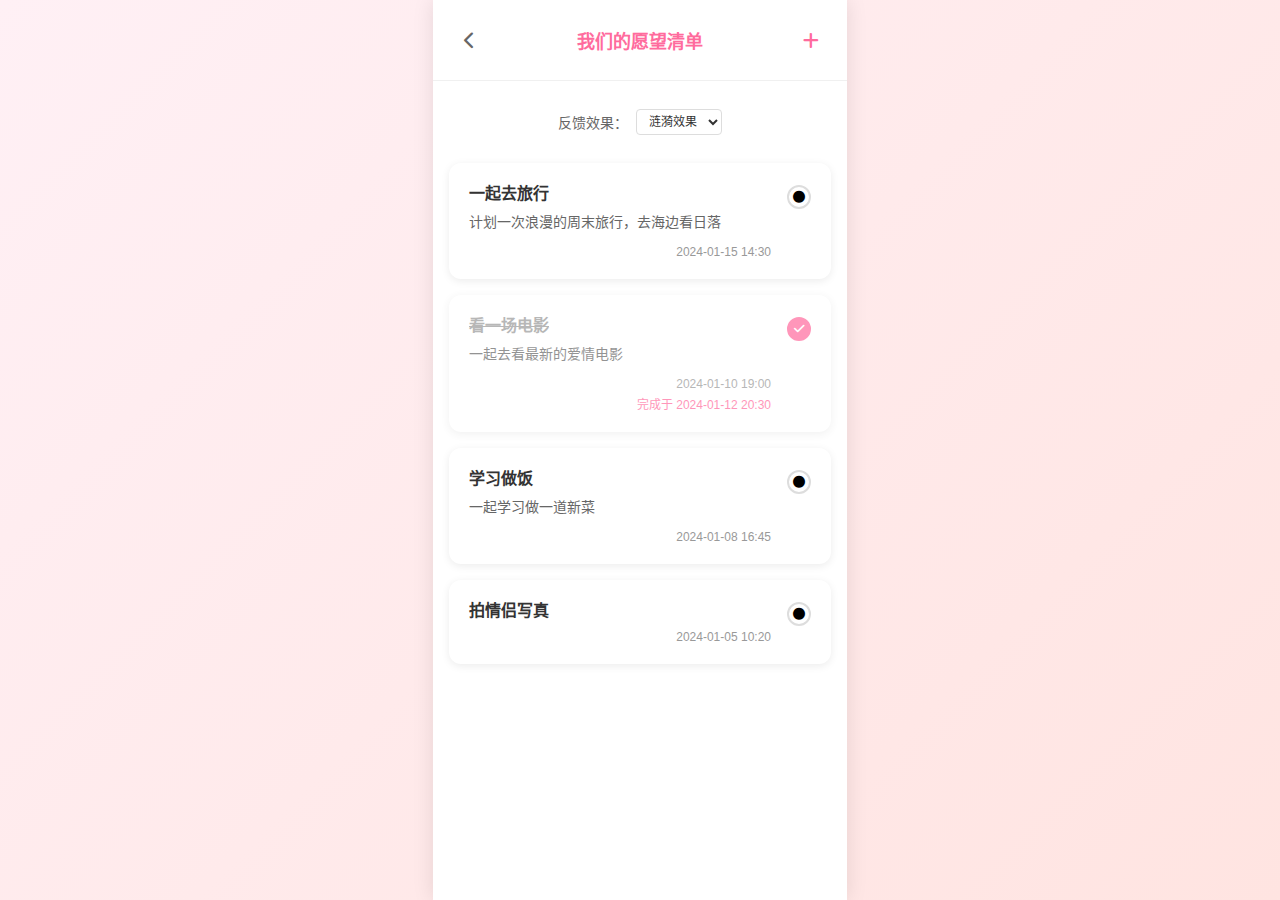
<file: ios_todolist_prototype/index.html>
<!DOCTYPE html>
<html lang="zh-CN">
<head>
    <meta charset="UTF-8">
    <meta name="viewport" content="width=device-width, initial-scale=1.0">
    <title>我们的愿望清单</title>
    <link rel="stylesheet" href="styles.css">
    <link href="https://cdnjs.cloudflare.com/ajax/libs/font-awesome/6.0.0/css/all.min.css" rel="stylesheet">
</head>
<body>
    <!-- 主界面 - Todo列表页 -->
    <div class="container">
        <!-- 顶部导航栏 -->
        <header class="header">
            <button class="nav-btn back-btn">
                <i class="fas fa-chevron-left"></i>
            </button>
            <h1 class="title">我们的愿望清单</h1>
            <button class="nav-btn add-btn" onclick="showAddModal()">
                <i class="fas fa-plus"></i>
            </button>
        </header>

        <!-- 内容区域 -->
        <main class="content">
                    <!-- 下拉刷新指示器 -->
        <div class="pull-refresh" id="pullRefresh">
            <i class="fas fa-spinner fa-spin"></i>
            <span>下拉刷新...</span>
        </div>

        <!-- 反馈效果切换器 -->
        <div class="feedback-switcher">
            <span>反馈效果：</span>
            <select id="feedbackType" onchange="changeFeedbackType()">
                <option value="ripple">涟漪效果</option>
                <option value="slide">滑入效果</option>
                <option value="fade">淡入缩放</option>
                <option value="color">背景渐变</option>
                <option value="button">按钮弹出</option>
                <option value="none">无效果</option>
            </select>
        </div>

            <!-- Todo列表 -->
            <div class="todo-list" id="todoList">
                <!-- Todo卡片 1 -->
                <div class="todo-card" data-id="1">
                    <div class="todo-content">
                        <div class="todo-info">
                            <h3 class="todo-title">一起去旅行</h3>
                            <p class="todo-description">计划一次浪漫的周末旅行，去海边看日落</p>
                            <span class="todo-time">2024-01-15 14:30</span>
                        </div>
                        <button class="complete-btn" onclick="toggleComplete(1)">
                            <i class="fas fa-circle"></i>
                        </button>
                    </div>
                </div>

                <!-- Todo卡片 2 (已完成) -->
                <div class="todo-card completed" data-id="2">
                    <div class="todo-content">
                        <div class="todo-info">
                            <h3 class="todo-title">看一场电影</h3>
                            <p class="todo-description">一起去看最新的爱情电影</p>
                            <span class="todo-time">2024-01-10 19:00</span>
                            <span class="completed-time">完成于 2024-01-12 20:30</span>
                        </div>
                        <button class="complete-btn completed" onclick="toggleComplete(2)">
                            <i class="fas fa-check"></i>
                        </button>
                    </div>
                </div>

                <!-- Todo卡片 3 -->
                <div class="todo-card" data-id="3">
                    <div class="todo-content">
                        <div class="todo-info">
                            <h3 class="todo-title">学习做饭</h3>
                            <p class="todo-description">一起学习做一道新菜</p>
                            <span class="todo-time">2024-01-08 16:45</span>
                        </div>
                        <button class="complete-btn" onclick="toggleComplete(3)">
                            <i class="fas fa-circle"></i>
                        </button>
                    </div>
                </div>

                <!-- Todo卡片 4 -->
                <div class="todo-card" data-id="4">
                    <div class="todo-content">
                        <div class="todo-info">
                            <h3 class="todo-title">拍情侣写真</h3>
                            <span class="todo-time">2024-01-05 10:20</span>
                        </div>
                        <button class="complete-btn" onclick="toggleComplete(4)">
                            <i class="fas fa-circle"></i>
                        </button>
                    </div>
                </div>
            </div>
        </main>
    </div>

    <!-- 添加Todo模态框 -->
    <div class="modal" id="addModal">
        <div class="modal-content">
            <!-- 模态框导航栏 -->
            <div class="modal-header">
                <button class="nav-btn cancel-btn" onclick="hideAddModal()">取消</button>
                <h2 class="modal-title">添加新愿望</h2>
                <button class="nav-btn save-btn" onclick="saveTodo()">保存</button>
            </div>

            <!-- 表单内容 -->
            <div class="modal-body">
                <div class="form-group">
                    <input type="text" id="todoTitle" class="form-input" placeholder="写下你们想做的事...">
                </div>
                <div class="form-group">
                    <textarea id="todoDescription" class="form-textarea" placeholder="添加一些细节（可选）"></textarea>
                </div>
            </div>
        </div>
    </div>

    <!-- 庆祝动画容器 -->
    <div class="celebration-container" id="celebrationContainer"></div>

    <script src="script.js"></script>
</body>
</html>
</file>
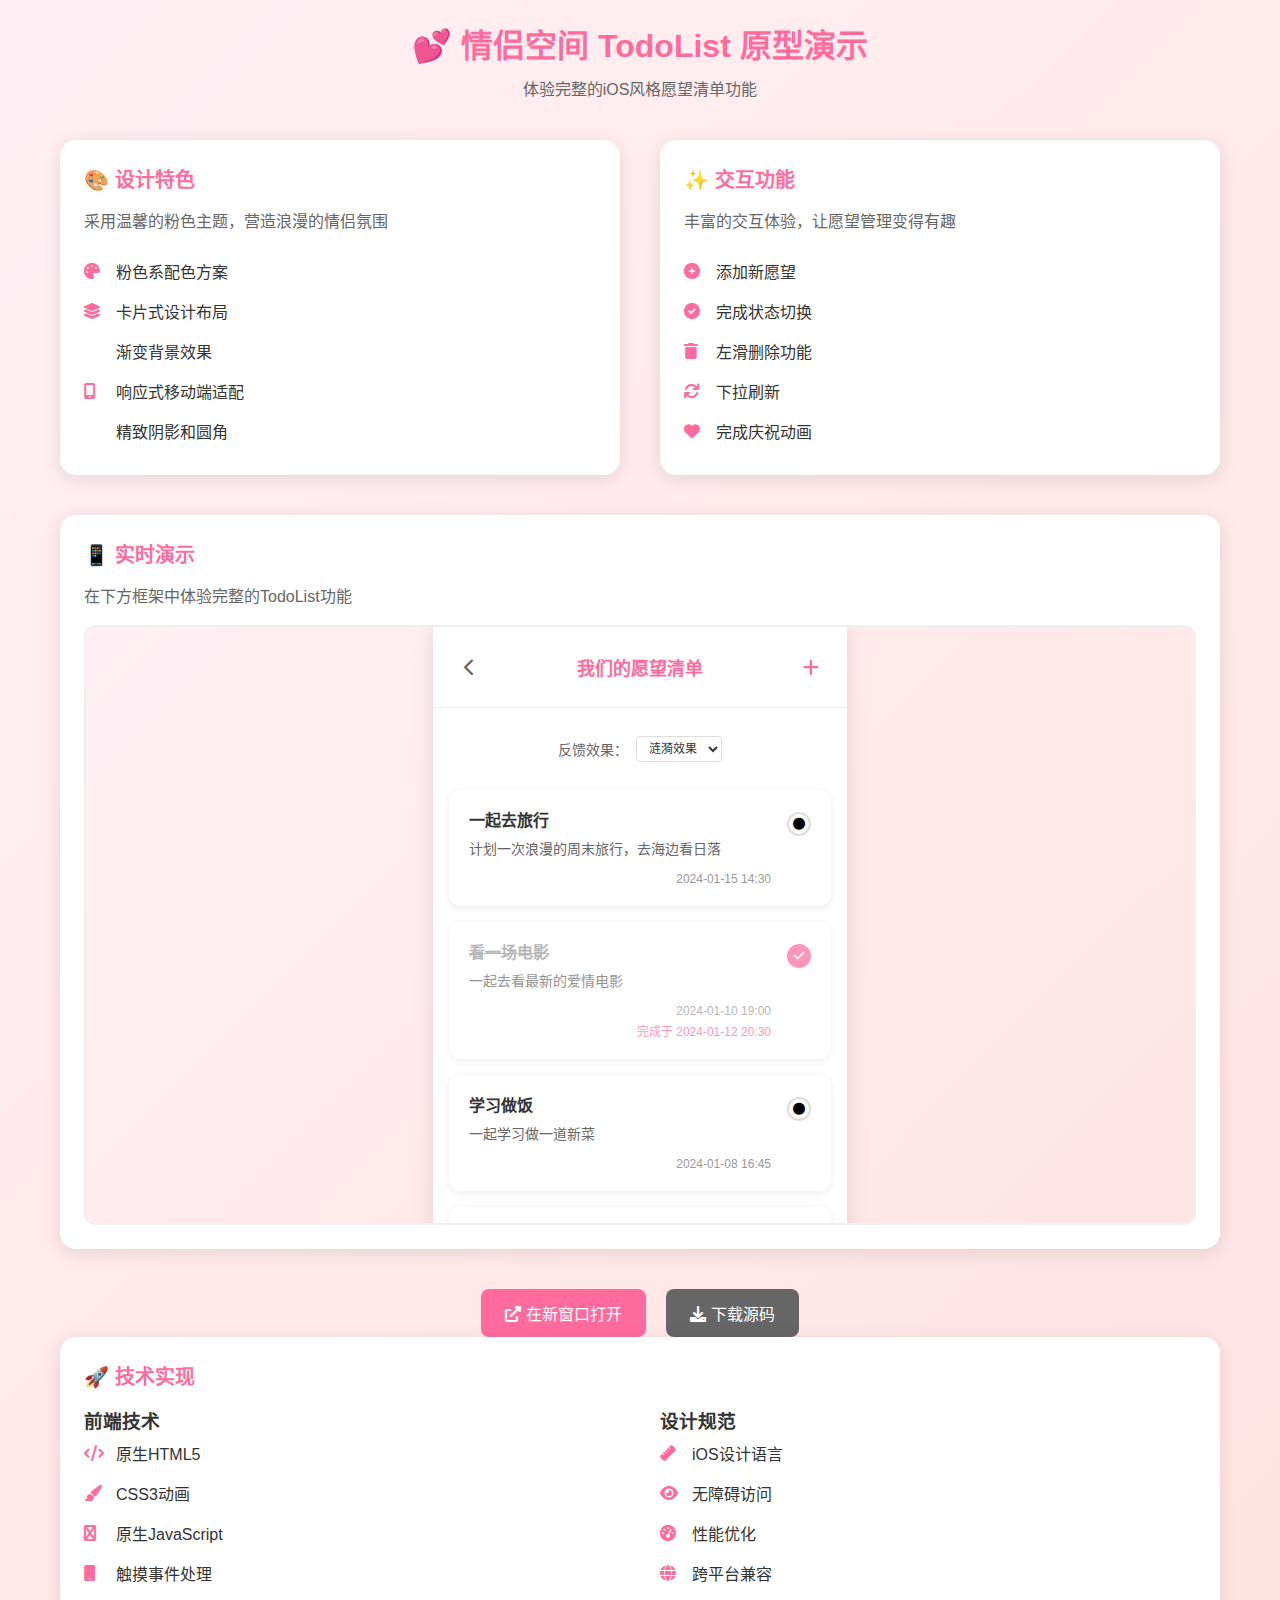
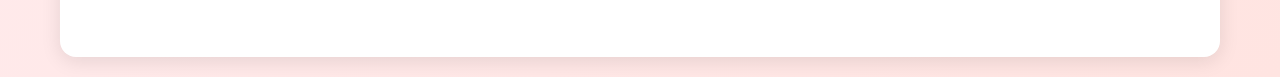
<file: ios_todolist_prototype/demo.html>
<!DOCTYPE html>
<html lang="zh-CN">
<head>
    <meta charset="UTF-8">
    <meta name="viewport" content="width=device-width, initial-scale=1.0">
    <title>TodoList 功能演示</title>
    <link rel="stylesheet" href="styles.css">
    <link href="https://cdnjs.cloudflare.com/ajax/libs/font-awesome/6.0.0/css/all.min.css" rel="stylesheet">
    <style>
        .demo-container {
            max-width: 1200px;
            margin: 0 auto;
            padding: 20px;
            font-family: -apple-system, BlinkMacSystemFont, 'Segoe UI', Roboto, sans-serif;
        }
        
        .demo-header {
            text-align: center;
            margin-bottom: 40px;
            color: #333;
        }
        
        .demo-header h1 {
            color: #FF6B9D;
            font-size: 32px;
            margin-bottom: 10px;
        }
        
        .demo-header p {
            color: #666;
            font-size: 16px;
        }
        
        .demo-grid {
            display: grid;
            grid-template-columns: 1fr 1fr;
            gap: 40px;
            margin-bottom: 40px;
        }
        
        .demo-section {
            background: white;
            border-radius: 16px;
            padding: 24px;
            box-shadow: 0 4px 20px rgba(0, 0, 0, 0.1);
        }
        
        .demo-section h2 {
            color: #FF6B9D;
            margin-bottom: 16px;
            font-size: 20px;
        }
        
        .demo-section p {
            color: #666;
            line-height: 1.6;
            margin-bottom: 16px;
        }
        
        .feature-list {
            list-style: none;
            padding: 0;
        }
        
        .feature-list li {
            padding: 8px 0;
            color: #333;
            display: flex;
            align-items: center;
        }
        
        .feature-list li i {
            color: #FF6B9D;
            margin-right: 12px;
            width: 20px;
        }
        
        .demo-frame {
            border: 2px solid #f0f0f0;
            border-radius: 12px;
            overflow: hidden;
            height: 600px;
        }
        
        .demo-frame iframe {
            width: 100%;
            height: 100%;
            border: none;
        }
        
        .demo-actions {
            text-align: center;
            margin-top: 40px;
        }
        
        .demo-btn {
            background: #FF6B9D;
            color: white;
            border: none;
            padding: 12px 24px;
            border-radius: 8px;
            font-size: 16px;
            cursor: pointer;
            margin: 0 8px;
            transition: all 0.3s ease;
        }
        
        .demo-btn:hover {
            background: #e55a8a;
            transform: translateY(-2px);
        }
        
        .demo-btn.secondary {
            background: #666;
        }
        
        .demo-btn.secondary:hover {
            background: #555;
        }
        
        @media (max-width: 768px) {
            .demo-grid {
                grid-template-columns: 1fr;
                gap: 20px;
            }
            
            .demo-container {
                padding: 10px;
            }
        }
    </style>
</head>
<body>
    <div class="demo-container">
        <div class="demo-header">
            <h1>💕 情侣空间 TodoList 原型演示</h1>
            <p>体验完整的iOS风格愿望清单功能</p>
        </div>
        
        <div class="demo-grid">
            <div class="demo-section">
                <h2>🎨 设计特色</h2>
                <p>采用温馨的粉色主题，营造浪漫的情侣氛围</p>
                <ul class="feature-list">
                    <li><i class="fas fa-palette"></i>粉色系配色方案</li>
                    <li><i class="fas fa-layer-group"></i>卡片式设计布局</li>
                    <li><i class="fas fa-gradient"></i>渐变背景效果</li>
                    <li><i class="fas fa-mobile-alt"></i>响应式移动端适配</li>
                    <li><i class="fas fa-shadows"></i>精致阴影和圆角</li>
                </ul>
            </div>
            
            <div class="demo-section">
                <h2>✨ 交互功能</h2>
                <p>丰富的交互体验，让愿望管理变得有趣</p>
                <ul class="feature-list">
                    <li><i class="fas fa-plus-circle"></i>添加新愿望</li>
                    <li><i class="fas fa-check-circle"></i>完成状态切换</li>
                    <li><i class="fas fa-trash"></i>左滑删除功能</li>
                    <li><i class="fas fa-sync"></i>下拉刷新</li>
                    <li><i class="fas fa-heart"></i>完成庆祝动画</li>
                </ul>
            </div>
        </div>
        
        <div class="demo-section">
            <h2>📱 实时演示</h2>
            <p>在下方框架中体验完整的TodoList功能</p>
            <div class="demo-frame">
                <iframe src="index.html" title="TodoList Demo"></iframe>
            </div>
        </div>
        
        <div class="demo-actions">
            <button class="demo-btn" onclick="openDemo()">
                <i class="fas fa-external-link-alt"></i> 在新窗口打开
            </button>
            <button class="demo-btn secondary" onclick="downloadFiles()">
                <i class="fas fa-download"></i> 下载源码
            </button>
        </div>
        
        <div class="demo-section">
            <h2>🚀 技术实现</h2>
            <div class="demo-grid">
                <div>
                    <h3>前端技术</h3>
                    <ul class="feature-list">
                        <li><i class="fas fa-code"></i>原生HTML5</li>
                        <li><i class="fas fa-paint-brush"></i>CSS3动画</li>
                        <li><i class="fas fa-js"></i>原生JavaScript</li>
                        <li><i class="fas fa-mobile"></i>触摸事件处理</li>
                    </ul>
                </div>
                <div>
                    <h3>设计规范</h3>
                    <ul class="feature-list">
                        <li><i class="fas fa-ruler"></i>iOS设计语言</li>
                        <li><i class="fas fa-eye"></i>无障碍访问</li>
                        <li><i class="fas fa-tachometer-alt"></i>性能优化</li>
                        <li><i class="fas fa-globe"></i>跨平台兼容</li>
                    </ul>
                </div>
            </div>
        </div>
    </div>
    
    <script>
        function openDemo() {
            window.open('index.html', '_blank');
        }
        
        function downloadFiles() {
            // 创建下载链接
            const files = ['index.html', 'styles.css', 'script.js'];
            files.forEach(file => {
                const link = document.createElement('a');
                link.href = file;
                link.download = file;
                link.click();
            });
        }
        
        // 添加页面加载动画
        document.addEventListener('DOMContentLoaded', function() {
            const sections = document.querySelectorAll('.demo-section');
            sections.forEach((section, index) => {
                setTimeout(() => {
                    section.style.opacity = '0';
                    section.style.transform = 'translateY(20px)';
                    section.style.transition = 'all 0.6s ease';
                    
                    setTimeout(() => {
                        section.style.opacity = '1';
                        section.style.transform = 'translateY(0)';
                    }, 100);
                }, index * 200);
            });
        });
    </script>
</body>
</html>
</file>
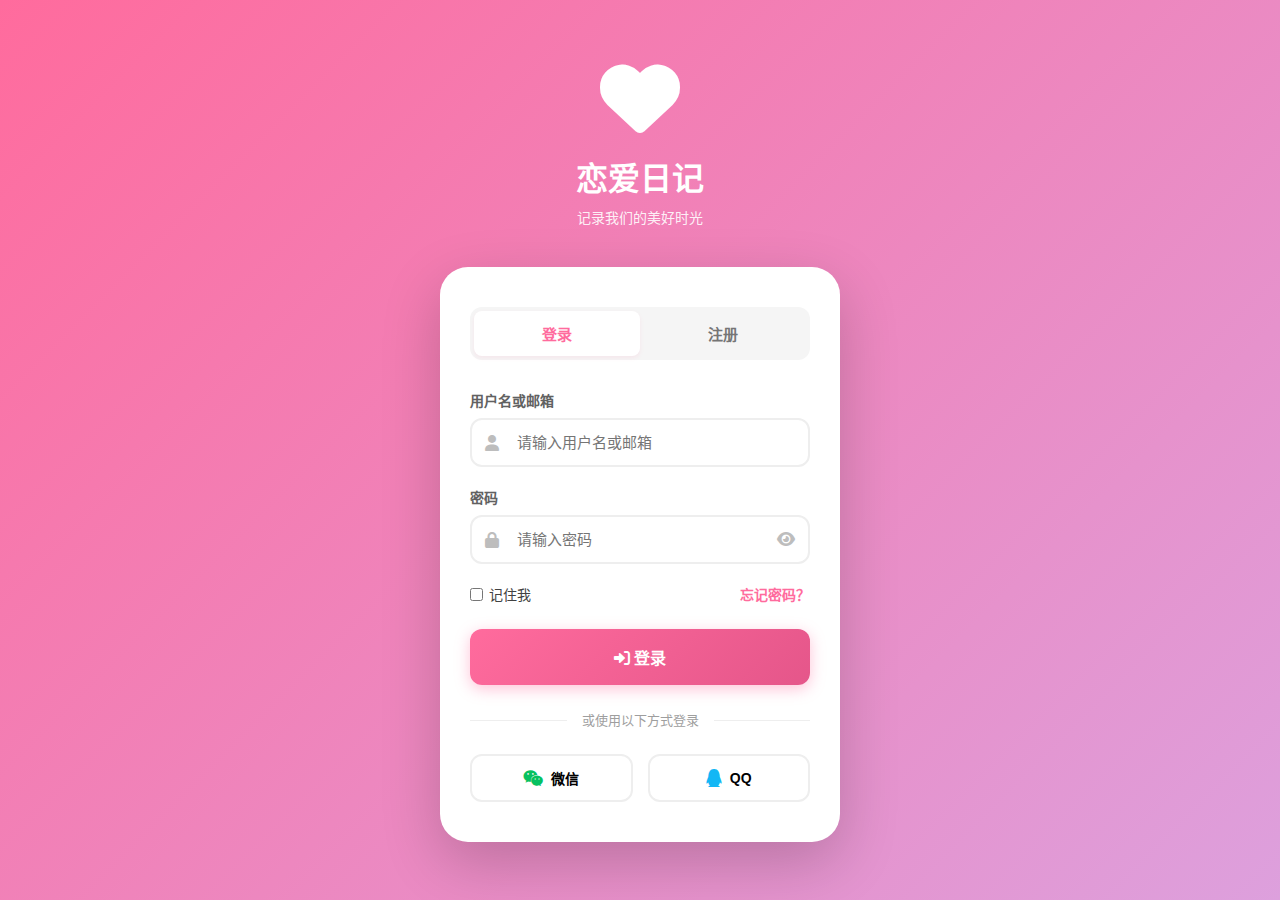
<file: ios_todolist_prototype/login.html>
<!DOCTYPE html>
<html lang="zh-CN">
<head>
    <meta charset="UTF-8">
    <meta name="viewport" content="width=device-width, initial-scale=1.0">
    <title>登录 - 恋爱日记</title>
    <link rel="stylesheet" href="main-styles.css">
    <link href="https://cdnjs.cloudflare.com/ajax/libs/font-awesome/6.0.0/css/all.min.css" rel="stylesheet">
    <style>
        /* 登录页面专用样式 */
        .login-container {
            min-height: 100vh;
            background: linear-gradient(135deg, var(--primary-pink) 0%, var(--secondary-purple) 100%);
            display: flex;
            flex-direction: column;
            align-items: center;
            justify-content: center;
            padding: 20px;
        }

        .login-logo {
            text-align: center;
            margin-bottom: 40px;
            animation: fadeInDown 0.8s ease-out;
        }

        .login-logo-icon {
            font-size: 80px;
            color: white;
            margin-bottom: 15px;
            animation: heartBeat 2s ease-in-out infinite;
        }

        .login-title {
            font-size: 32px;
            font-weight: 700;
            color: white;
            margin-bottom: 8px;
        }

        .login-subtitle {
            font-size: 14px;
            color: rgba(255, 255, 255, 0.9);
        }

        .login-card {
            background: white;
            border-radius: var(--radius-xl);
            padding: 40px 30px;
            width: 100%;
            max-width: 400px;
            box-shadow: 0 20px 60px rgba(0, 0, 0, 0.2);
            animation: fadeInUp 0.8s ease-out;
        }

        .tab-switcher {
            display: flex;
            background: var(--gray-100);
            border-radius: var(--radius-md);
            padding: 4px;
            margin-bottom: 30px;
        }

        .tab-switch-btn {
            flex: 1;
            padding: 12px;
            border: none;
            background: transparent;
            border-radius: var(--radius-sm);
            font-size: 15px;
            font-weight: 600;
            color: var(--gray-600);
            cursor: pointer;
            transition: all 0.3s ease;
        }

        .tab-switch-btn.active {
            background: white;
            color: var(--primary-pink);
            box-shadow: var(--shadow-sm);
        }

        .form-group {
            margin-bottom: 20px;
        }

        .form-label {
            display: block;
            font-size: 14px;
            font-weight: 600;
            color: var(--gray-700);
            margin-bottom: 8px;
        }

        .input-wrapper {
            position: relative;
        }

        .input-icon {
            position: absolute;
            left: 15px;
            top: 50%;
            transform: translateY(-50%);
            color: var(--gray-400);
            font-size: 16px;
        }

        .form-input {
            width: 100%;
            padding: 14px 45px;
            border: 2px solid var(--gray-200);
            border-radius: var(--radius-md);
            font-size: 15px;
            transition: all 0.3s ease;
        }

        .form-input:focus {
            outline: none;
            border-color: var(--primary-pink);
            box-shadow: 0 0 0 3px rgba(255, 107, 157, 0.1);
        }

        .password-toggle {
            position: absolute;
            right: 15px;
            top: 50%;
            transform: translateY(-50%);
            background: none;
            border: none;
            color: var(--gray-400);
            cursor: pointer;
            font-size: 16px;
        }

        .form-options {
            display: flex;
            justify-content: space-between;
            align-items: center;
            margin-bottom: 25px;
            font-size: 14px;
        }

        .remember-me {
            display: flex;
            align-items: center;
            gap: 6px;
            cursor: pointer;
        }

        .remember-me input {
            cursor: pointer;
        }

        .forgot-password {
            color: var(--primary-pink);
            text-decoration: none;
            font-weight: 600;
        }

        .login-btn {
            width: 100%;
            padding: 16px;
            background: linear-gradient(135deg, var(--primary-pink) 0%, var(--primary-pink-dark) 100%);
            color: white;
            border: none;
            border-radius: var(--radius-md);
            font-size: 16px;
            font-weight: 600;
            cursor: pointer;
            transition: all 0.3s ease;
            box-shadow: 0 4px 15px rgba(255, 107, 157, 0.4);
        }

        .login-btn:hover {
            transform: translateY(-2px);
            box-shadow: 0 6px 20px rgba(255, 107, 157, 0.5);
        }

        .login-btn:active {
            transform: translateY(0);
        }

        .divider {
            text-align: center;
            margin: 25px 0;
            position: relative;
        }

        .divider::before {
            content: '';
            position: absolute;
            left: 0;
            top: 50%;
            width: 100%;
            height: 1px;
            background: var(--gray-200);
        }

        .divider-text {
            position: relative;
            display: inline-block;
            padding: 0 15px;
            background: white;
            color: var(--gray-500);
            font-size: 13px;
        }

        .social-login {
            display: flex;
            gap: 15px;
        }

        .social-btn {
            flex: 1;
            padding: 12px;
            border: 2px solid var(--gray-200);
            border-radius: var(--radius-md);
            background: white;
            cursor: pointer;
            transition: all 0.3s ease;
            display: flex;
            align-items: center;
            justify-content: center;
            gap: 8px;
            font-size: 14px;
            font-weight: 600;
        }

        .social-btn:hover {
            border-color: var(--gray-300);
            background: var(--gray-50);
        }

        .social-btn i {
            font-size: 18px;
        }

        .gender-selector {
            display: flex;
            gap: 15px;
        }

        .gender-option {
            flex: 1;
            padding: 15px;
            border: 2px solid var(--gray-200);
            border-radius: var(--radius-md);
            text-align: center;
            cursor: pointer;
            transition: all 0.3s ease;
        }

        .gender-option input {
            display: none;
        }

        .gender-option .gender-icon {
            font-size: 32px;
            margin-bottom: 5px;
        }

        .gender-option:hover {
            border-color: var(--primary-pink-light);
            background: rgba(255, 107, 157, 0.05);
        }

        .gender-option input:checked + label {
            border-color: var(--primary-pink);
            background: rgba(255, 107, 157, 0.1);
        }

        .gender-option input:checked + label .gender-icon {
            transform: scale(1.1);
        }

        .register-form {
            display: none;
        }

        .register-form.active {
            display: block;
        }

        .login-form.active {
            display: block;
        }

        @keyframes fadeInDown {
            from {
                opacity: 0;
                transform: translateY(-20px);
            }
            to {
                opacity: 1;
                transform: translateY(0);
            }
        }

        @keyframes fadeInUp {
            from {
                opacity: 0;
                transform: translateY(20px);
            }
            to {
                opacity: 1;
                transform: translateY(0);
            }
        }

        @keyframes heartBeat {
            0%, 100% {
                transform: scale(1);
            }
            10%, 30% {
                transform: scale(1.1);
            }
            20%, 40% {
                transform: scale(1);
            }
        }
    </style>
</head>
<body>
    <div class="login-container">
        <!-- Logo区域 -->
        <div class="login-logo">
            <i class="fas fa-heart login-logo-icon"></i>
            <h1 class="login-title">恋爱日记</h1>
            <p class="login-subtitle">记录我们的美好时光</p>
        </div>

        <!-- 登录/注册卡片 -->
        <div class="login-card">
            <!-- Tab切换 -->
            <div class="tab-switcher">
                <button class="tab-switch-btn active" onclick="switchTab('login')">登录</button>
                <button class="tab-switch-btn" onclick="switchTab('register')">注册</button>
            </div>

            <!-- 登录表单 -->
            <form class="login-form active" id="loginForm" onsubmit="handleLogin(event)">
                <div class="form-group">
                    <label class="form-label">用户名或邮箱</label>
                    <div class="input-wrapper">
                        <i class="fas fa-user input-icon"></i>
                        <input type="text" class="form-input" placeholder="请输入用户名或邮箱" required>
                    </div>
                </div>

                <div class="form-group">
                    <label class="form-label">密码</label>
                    <div class="input-wrapper">
                        <i class="fas fa-lock input-icon"></i>
                        <input type="password" class="form-input" id="loginPassword" placeholder="请输入密码" required>
                        <button type="button" class="password-toggle" onclick="togglePassword('loginPassword')">
                            <i class="fas fa-eye"></i>
                        </button>
                    </div>
                </div>

                <div class="form-options">
                    <label class="remember-me">
                        <input type="checkbox">
                        <span>记住我</span>
                    </label>
                    <a href="#" class="forgot-password">忘记密码？</a>
                </div>

                <button type="submit" class="login-btn">
                    <i class="fas fa-sign-in-alt"></i> 登录
                </button>

                <div class="divider">
                    <span class="divider-text">或使用以下方式登录</span>
                </div>

                <div class="social-login">
                    <button type="button" class="social-btn" onclick="socialLogin('wechat')">
                        <i class="fab fa-weixin" style="color: #07C160;"></i>
                        微信
                    </button>
                    <button type="button" class="social-btn" onclick="socialLogin('qq')">
                        <i class="fab fa-qq" style="color: #12B7F5;"></i>
                        QQ
                    </button>
                </div>
            </form>

            <!-- 注册表单 -->
            <form class="register-form" id="registerForm" onsubmit="handleRegister(event)">
                <div class="form-group">
                    <label class="form-label">用户名</label>
                    <div class="input-wrapper">
                        <i class="fas fa-user input-icon"></i>
                        <input type="text" class="form-input" placeholder="请输入用户名" required>
                    </div>
                </div>

                <div class="form-group">
                    <label class="form-label">昵称</label>
                    <div class="input-wrapper">
                        <i class="fas fa-smile input-icon"></i>
                        <input type="text" class="form-input" placeholder="请输入昵称" required>
                    </div>
                </div>

                <div class="form-group">
                    <label class="form-label">邮箱</label>
                    <div class="input-wrapper">
                        <i class="fas fa-envelope input-icon"></i>
                        <input type="email" class="form-input" placeholder="请输入邮箱" required>
                    </div>
                </div>

                <div class="form-group">
                    <label class="form-label">密码</label>
                    <div class="input-wrapper">
                        <i class="fas fa-lock input-icon"></i>
                        <input type="password" class="form-input" id="registerPassword" placeholder="请输入密码" required>
                        <button type="button" class="password-toggle" onclick="togglePassword('registerPassword')">
                            <i class="fas fa-eye"></i>
                        </button>
                    </div>
                </div>

                <div class="form-group">
                    <label class="form-label">确认密码</label>
                    <div class="input-wrapper">
                        <i class="fas fa-lock input-icon"></i>
                        <input type="password" class="form-input" id="confirmPassword" placeholder="请再次输入密码" required>
                        <button type="button" class="password-toggle" onclick="togglePassword('confirmPassword')">
                            <i class="fas fa-eye"></i>
                        </button>
                    </div>
                </div>

                <div class="form-group">
                    <label class="form-label">性别</label>
                    <div class="gender-selector">
                        <div class="gender-option">
                            <input type="radio" name="gender" value="female" id="female" checked>
                            <label for="female" style="cursor: pointer;">
                                <div class="gender-icon">👸</div>
                                <div>女生</div>
                            </label>
                        </div>
                        <div class="gender-option">
                            <input type="radio" name="gender" value="male" id="male">
                            <label for="male" style="cursor: pointer;">
                                <div class="gender-icon">🤴</div>
                                <div>男生</div>
                            </label>
                        </div>
                    </div>
                </div>

                <button type="submit" class="login-btn">
                    <i class="fas fa-user-plus"></i> 注册
                </button>
            </form>
        </div>
    </div>

    <script>
        // Tab切换
        function switchTab(tab) {
            const tabBtns = document.querySelectorAll('.tab-switch-btn');
            const loginForm = document.getElementById('loginForm');
            const registerForm = document.getElementById('registerForm');

            tabBtns.forEach(btn => btn.classList.remove('active'));

            if (tab === 'login') {
                tabBtns[0].classList.add('active');
                loginForm.classList.add('active');
                registerForm.classList.remove('active');
            } else {
                tabBtns[1].classList.add('active');
                loginForm.classList.remove('active');
                registerForm.classList.add('active');
            }
        }

        // 密码显示/隐藏
        function togglePassword(inputId) {
            const input = document.getElementById(inputId);
            const icon = input.nextElementSibling.querySelector('i');

            if (input.type === 'password') {
                input.type = 'text';
                icon.classList.remove('fa-eye');
                icon.classList.add('fa-eye-slash');
            } else {
                input.type = 'password';
                icon.classList.remove('fa-eye-slash');
                icon.classList.add('fa-eye');
            }
        }

        // 处理登录
        function handleLogin(event) {
            event.preventDefault();
            // 这里添加实际的登录逻辑
            alert('登录功能演示 - 实际开发时连接后端API');
            // window.location.href = 'main.html';
        }

        // 处理注册
        function handleRegister(event) {
            event.preventDefault();
            const password = document.getElementById('registerPassword').value;
            const confirmPassword = document.getElementById('confirmPassword').value;

            if (password !== confirmPassword) {
                alert('两次输入的密码不一致！');
                return;
            }

            // 这里添加实际的注册逻辑
            alert('注册功能演示 - 实际开发时连接后端API');
        }

        // 第三方登录
        function socialLogin(type) {
            alert(`${type === 'wechat' ? '微信' : 'QQ'}登录功能演示`);
        }
    </script>
</body>
</html>
</file>
<file: ios_todolist_prototype/styles.css>
/* 全局样式 */
* {
    margin: 0;
    padding: 0;
    box-sizing: border-box;
}

body {
    font-family: -apple-system, BlinkMacSystemFont, 'Segoe UI', Roboto, sans-serif;
    background: linear-gradient(135deg, #FFF0F5 0%, #FFE4E1 100%);
    min-height: 100vh;
    color: #333333;
}

.container {
    max-width: 414px;
    margin: 0 auto;
    background: white;
    min-height: 100vh;
    position: relative;
    box-shadow: 0 0 20px rgba(0, 0, 0, 0.1);
}

/* 顶部导航栏 */
.header {
    display: flex;
    align-items: center;
    justify-content: space-between;
    padding: 20px 16px;
    background: white;
    border-bottom: 1px solid #f0f0f0;
    position: sticky;
    top: 0;
    z-index: 100;
}

.title {
    font-size: 18px;
    font-weight: 600;
    color: #FF6B9D;
    flex: 1;
    text-align: center;
}

.nav-btn {
    background: none;
    border: none;
    font-size: 18px;
    color: #FF6B9D;
    cursor: pointer;
    padding: 8px;
    border-radius: 50%;
    transition: background-color 0.2s;
    width: 40px;
    height: 40px;
    display: flex;
    align-items: center;
    justify-content: center;
}

.nav-btn:hover {
    background-color: rgba(255, 107, 157, 0.1);
}

.back-btn {
    color: #666;
}

/* 内容区域 */
.content {
    padding: 16px;
    padding-bottom: 100px;
}

/* 下拉刷新 */
.pull-refresh {
    display: none;
    align-items: center;
    justify-content: center;
    padding: 20px;
    color: #999;
    font-size: 14px;
}

.pull-refresh.show {
    display: flex;
}

.pull-refresh i {
    margin-right: 8px;
}

/* 反馈效果切换器 */
.feedback-switcher {
    display: flex;
    align-items: center;
    justify-content: center;
    padding: 12px 16px;
    background: rgba(255, 255, 255, 0.8);
    border-radius: 8px;
    margin-bottom: 16px;
    font-size: 14px;
    color: #666;
}

.feedback-switcher span {
    margin-right: 8px;
}

.feedback-switcher select {
    padding: 4px 8px;
    border: 1px solid #ddd;
    border-radius: 4px;
    background: white;
    font-size: 12px;
    color: #333;
}

/* Todo列表 */
.todo-list {
    display: flex;
    flex-direction: column;
    gap: 16px;
}

/* Todo卡片 */
.todo-card {
    background: white;
    border-radius: 12px;
    box-shadow: 0 2px 8px rgba(0, 0, 0, 0.08);
    overflow: hidden;
    transition: all 0.3s ease;
    position: relative;
}

.todo-card:hover {
    transform: translateY(-2px);
    box-shadow: 0 4px 16px rgba(0, 0, 0, 0.12);
}

.todo-card.completed {
    opacity: 0.7;
}

.todo-card.completed .todo-title {
    text-decoration: line-through;
    color: #999;
}

.todo-content {
    display: flex;
    align-items: flex-start;
    padding: 20px;
    gap: 16px;
}

.todo-info {
    flex: 1;
}

.todo-title {
    font-size: 16px;
    font-weight: 600;
    color: #333;
    margin-bottom: 8px;
    line-height: 1.4;
}

.todo-description {
    font-size: 14px;
    color: #666;
    margin-bottom: 12px;
    line-height: 1.4;
}

.todo-time {
    font-size: 12px;
    color: #999;
    display: block;
    text-align: right;
}

.completed-time {
    font-size: 12px;
    color: #FF6B9D;
    display: block;
    text-align: right;
    margin-top: 4px;
}

/* 完成按钮 */
.complete-btn {
    background: none;
    border: 2px solid #ddd;
    border-radius: 50%;
    width: 24px;
    height: 24px;
    display: flex;
    align-items: center;
    justify-content: center;
    cursor: pointer;
    transition: all 0.3s ease;
    flex-shrink: 0;
    margin-top: 2px;
}

.complete-btn:hover {
    border-color: #FF6B9D;
    background-color: rgba(255, 107, 157, 0.1);
}

.complete-btn.completed {
    background-color: #FF6B9D;
    border-color: #FF6B9D;
    color: white;
}

.complete-btn i {
    font-size: 12px;
}

/* 模态框 */
.modal {
    display: none;
    position: fixed;
    top: 0;
    left: 0;
    width: 100%;
    height: 100%;
    background-color: rgba(0, 0, 0, 0.5);
    z-index: 1000;
    animation: fadeIn 0.3s ease;
}

.modal.show {
    display: flex;
    align-items: flex-end;
}

.modal-content {
    background: white;
    width: 100%;
    max-width: 414px;
    margin: 0 auto;
    border-radius: 20px 20px 0 0;
    animation: slideUp 0.3s ease;
}

.modal-header {
    display: flex;
    align-items: center;
    justify-content: space-between;
    padding: 20px 16px;
    border-bottom: 1px solid #f0f0f0;
}

.modal-title {
    font-size: 18px;
    font-weight: 600;
    color: #333;
    flex: 1;
    text-align: center;
}

.cancel-btn {
    color: #666;
}

.save-btn {
    color: #FF6B9D;
    font-weight: 600;
}

.modal-body {
    padding: 20px 16px;
}

/* 表单样式 */
.form-group {
    margin-bottom: 20px;
}

.form-input,
.form-textarea {
    width: 100%;
    padding: 16px;
    border: 1px solid #ddd;
    border-radius: 12px;
    font-size: 16px;
    background: #fafafa;
    transition: border-color 0.3s ease;
}

.form-input:focus,
.form-textarea:focus {
    outline: none;
    border-color: #FF6B9D;
    background: white;
}

.form-textarea {
    min-height: 100px;
    resize: vertical;
    font-family: inherit;
}

/* 动画 */
@keyframes fadeIn {
    from {
        opacity: 0;
    }
    to {
        opacity: 1;
    }
}

@keyframes slideUp {
    from {
        transform: translateY(100%);
    }
    to {
        transform: translateY(0);
    }
}

@keyframes bounce {
    0%, 20%, 53%, 80%, 100% {
        transform: translate3d(0, 0, 0);
    }
    40%, 43% {
        transform: translate3d(0, -8px, 0);
    }
    70% {
        transform: translate3d(0, -4px, 0);
    }
    90% {
        transform: translate3d(0, -2px, 0);
    }
}

@keyframes heartBeat {
    0% {
        transform: scale(1);
    }
    14% {
        transform: scale(1.3);
    }
    28% {
        transform: scale(1);
    }
    42% {
        transform: scale(1.3);
    }
    70% {
        transform: scale(1);
    }
}

@keyframes sparkle {
    0% {
        transform: scale(0) rotate(0deg);
        opacity: 1;
    }
    100% {
        transform: scale(1) rotate(180deg);
        opacity: 0;
    }
}

@keyframes float {
    0% {
        transform: translateY(0px) rotate(0deg);
        opacity: 1;
    }
    100% {
        transform: translateY(-100px) rotate(360deg);
        opacity: 0;
    }
}

/* 庆祝动画容器 */
.celebration-container {
    position: fixed;
    top: 0;
    left: 0;
    width: 100%;
    height: 100%;
    pointer-events: none;
    z-index: 2000;
}

.celebration-heart {
    position: absolute;
    color: #FF6B9D;
    font-size: 24px;
    animation: float 2s ease-out forwards;
}

.celebration-star {
    position: absolute;
    color: #FFD700;
    font-size: 16px;
    animation: sparkle 1.5s ease-out forwards;
}

/* 左滑删除样式 */
.todo-card {
    position: relative;
    overflow: hidden;
}

.delete-action {
    position: absolute;
    right: -80px;
    top: 0;
    width: 80px;
    height: 100%;
    background: #ff4757;
    display: flex;
    align-items: center;
    justify-content: center;
    color: white;
    transition: right 0.3s ease;
}

.todo-card.swiped .delete-action {
    right: 0;
}

.todo-card.swiped {
    transform: translateX(-80px);
}

/* 响应式设计 */
@media (max-width: 414px) {
    .container {
        max-width: 100%;
    }
    
    .modal-content {
        max-width: 100%;
    }
}

/* 优雅的反馈效果 */
@keyframes rippleEffect {
    0% {
        transform: scale(0);
        opacity: 1;
    }
    100% {
        transform: scale(4);
        opacity: 0;
    }
}

@keyframes slideInFromRight {
    0% {
        transform: translateX(100%);
        opacity: 0;
    }
    100% {
        transform: translateX(0);
        opacity: 1;
    }
}

@keyframes fadeInScale {
    0% {
        transform: scale(0.8);
        opacity: 0;
    }
    100% {
        transform: scale(1);
        opacity: 1;
    }
}

@keyframes colorTransition {
    0% {
        background: linear-gradient(135deg, #FFF0F5 0%, #FFE4E1 100%);
    }
    50% {
        background: linear-gradient(135deg, #FFE4E1 0%, #FFB6C1 100%);
    }
    100% {
        background: linear-gradient(135deg, #FFF0F5 0%, #FFE4E1 100%);
    }
}

@keyframes buttonPop {
    0% {
        transform: scale(1);
    }
    50% {
        transform: scale(1.1);
    }
    100% {
        transform: scale(1);
    }
}

@keyframes cardSlideUp {
    0% {
        transform: translateY(20px);
        opacity: 0;
    }
    100% {
        transform: translateY(0);
        opacity: 1;
    }
}

@keyframes sparkleRise {
    0% {
        transform: translateY(0) scale(0);
        opacity: 1;
    }
    100% {
        transform: translateY(-50px) scale(1);
        opacity: 0;
    }
}

.ripple-effect {
    position: relative;
    overflow: hidden;
}

.ripple-effect::after {
    content: '';
    position: absolute;
    top: 50%;
    left: 50%;
    width: 20px;
    height: 20px;
    background: rgba(255, 107, 157, 0.3);
    border-radius: 50%;
    transform: translate(-50%, -50%) scale(0);
    animation: rippleEffect 0.6s ease-out;
}

.slide-in {
    animation: slideInFromRight 0.5s ease-out;
}

.fade-in-scale {
    animation: fadeInScale 0.4s ease-out;
}

.color-transition {
    animation: colorTransition 1s ease-in-out;
}

.button-pop {
    animation: buttonPop 0.3s ease-out;
}

.card-slide-up {
    animation: cardSlideUp 0.5s ease-out;
}

.sparkle-rise {
    animation: sparkleRise 1s ease-out forwards;
}

/* 保留原来的震动效果作为备选 */
@keyframes shake {
    0%, 100% {
        transform: translateX(0);
    }
    10%, 30%, 50%, 70%, 90% {
        transform: translateX(-2px);
    }
    20%, 40%, 60%, 80% {
        transform: translateX(2px);
    }
}

.shake {
    animation: shake 0.5s ease-in-out;
}

/* 背景闪烁效果 */
@keyframes flash {
    0%, 100% {
        background: linear-gradient(135deg, #FFF0F5 0%, #FFE4E1 100%);
    }
    50% {
        background: linear-gradient(135deg, #FFE4E1 0%, #FFB6C1 100%);
    }
}

.flash {
    animation: flash 0.5s ease-in-out;
}
</file>
<file: ios_todolist_prototype/main-styles.css>
/* ===== 全局样式和设计系统 ===== */
* {
    margin: 0;
    padding: 0;
    box-sizing: border-box;
}

:root {
    /* 少女风配色方案 */
    --primary-pink: #FF6B9D;
    --primary-pink-light: #FF8FAB;
    --primary-pink-dark: #E5568A;
    --secondary-blue: #87CEEB;
    --secondary-purple: #DDA0DD;
    --accent-yellow: #FFE4B5;
    
    /* 中性色 */
    --white: #FFFFFF;
    --gray-50: #FAFAFA;
    --gray-100: #F5F5F5;
    --gray-200: #EEEEEE;
    --gray-300: #E0E0E0;
    --gray-400: #BDBDBD;
    --gray-500: #9E9E9E;
    --gray-600: #757575;
    --gray-700: #616161;
    --gray-800: #424242;
    --gray-900: #212121;
    
    /* 背景渐变 */
    --bg-gradient: linear-gradient(135deg, #FFF0F5 0%, #FFE4E1 50%, #F0F8FF 100%);
    --card-gradient: linear-gradient(135deg, #FFFFFF 0%, #FFF8F8 100%);
    
    /* 阴影 */
    --shadow-sm: 0 2px 4px rgba(255, 107, 157, 0.1);
    --shadow-md: 0 4px 12px rgba(255, 107, 157, 0.15);
    --shadow-lg: 0 8px 25px rgba(255, 107, 157, 0.2);
    
    /* 圆角 */
    --radius-sm: 8px;
    --radius-md: 12px;
    --radius-lg: 20px;
    --radius-xl: 28px;
    
    /* 字体 */
    --font-family: -apple-system, BlinkMacSystemFont, 'SF Pro Display', 'Segoe UI', Roboto, sans-serif;
}

body {
    font-family: var(--font-family);
    background: var(--bg-gradient);
    color: var(--gray-800);
    overflow-x: hidden;
}

/* ===== 启动页面样式 ===== */
.splash-screen {
    position: fixed;
    top: 0;
    left: 0;
    width: 100%;
    height: 100vh;
    background: linear-gradient(135deg, var(--primary-pink) 0%, var(--secondary-purple) 100%);
    display: flex;
    align-items: center;
    justify-content: center;
    z-index: 9999;
    transition: opacity 0.5s ease, visibility 0.5s ease;
}

.splash-screen.hidden {
    opacity: 0;
    visibility: hidden;
}

.splash-content {
    text-align: center;
    color: white;
    animation: splashFadeIn 1s ease-out;
}

.logo-container {
    margin-bottom: 40px;
}

.logo-icon {
    font-size: 64px;
    color: white;
    margin-bottom: 20px;
    display: block;
    animation: heartBeat 2s ease-in-out infinite;
}

.app-title {
    font-size: 32px;
    font-weight: 700;
    margin-bottom: 8px;
    letter-spacing: -0.02em;
}

.app-subtitle {
    font-size: 16px;
    opacity: 0.9;
    font-weight: 400;
}

.loading-animation {
    margin-top: 40px;
}

.heart-pulse {
    font-size: 32px;
    animation: pulse 1.5s ease-in-out infinite;
}

/* ===== 主应用容器 ===== */
.app-container {
    max-width: 414px;
    margin: 0 auto;
    background: var(--white);
    min-height: 100vh;
    position: relative;
    box-shadow: 0 0 30px rgba(0, 0, 0, 0.1);
    opacity: 0;
    transform: translateY(20px);
    transition: all 0.6s ease;
}

.app-container.show {
    opacity: 1;
    transform: translateY(0);
}

/* ===== 状态栏 ===== */
.status-bar {
    display: flex;
    justify-content: space-between;
    align-items: center;
    padding: 8px 20px;
    background: var(--white);
    font-size: 14px;
    font-weight: 600;
    color: var(--gray-900);
    border-bottom: 1px solid var(--gray-100);
}

.status-icons {
    display: flex;
    gap: 6px;
}

.status-icons i {
    font-size: 12px;
    color: var(--gray-600);
}

/* ===== 页面内容区域 ===== */
.page-content {
    height: calc(100vh - 40px - 80px); /* 减去状态栏和tab bar高度 */
    overflow-y: auto;
    position: relative;
}

.page {
    display: none;
    height: 100%;
    background: var(--bg-gradient);
}

.page.active {
    display: block;
    animation: pageSlideIn 0.4s ease-out;
}

.page-header {
    display: flex;
    align-items: center;
    justify-content: space-between;
    padding: 20px 20px 16px;
    background: var(--white);
    box-shadow: var(--shadow-sm);
    position: sticky;
    top: 0;
    z-index: 100;
}

.page-title {
    font-size: 24px;
    font-weight: 700;
    color: var(--gray-900);
    letter-spacing: -0.02em;
}

.profile-btn {
    background: none;
    border: none;
    padding: 0;
    cursor: pointer;
}

.avatar {
    width: 40px;
    height: 40px;
    border-radius: 50%;
    border: 2px solid var(--primary-pink);
}

.add-btn {
    background: var(--primary-pink);
    border: none;
    border-radius: 50%;
    width: 40px;
    height: 40px;
    display: flex;
    align-items: center;
    justify-content: center;
    color: white;
    font-size: 18px;
    cursor: pointer;
    transition: all 0.2s ease;
    box-shadow: var(--shadow-md);
}

.add-btn:hover {
    background: var(--primary-pink-dark);
    transform: scale(1.05);
}

.add-btn:active {
    transform: scale(0.95);
}

/* ===== 首页样式 ===== */
.home-content {
    padding: 20px;
    padding-bottom: 100px;
}

/* 情侣状态卡片 */
.couple-status-card {
    background: var(--card-gradient);
    border-radius: var(--radius-lg);
    padding: 24px;
    margin-bottom: 24px;
    box-shadow: var(--shadow-md);
    text-align: center;
    position: relative;
    overflow: hidden;
}

.couple-status-card::before {
    content: '';
    position: absolute;
    top: -50%;
    left: -50%;
    width: 200%;
    height: 200%;
    background: linear-gradient(45deg, transparent, rgba(255, 107, 157, 0.05), transparent);
    animation: shimmer 3s ease-in-out infinite;
}

.couple-avatars {
    display: flex;
    align-items: center;
    justify-content: center;
    margin-bottom: 20px;
    gap: 16px;
}

.avatar-item {
    display: flex;
    flex-direction: column;
    align-items: center;
    gap: 8px;
}

.avatar-item img {
    width: 60px;
    height: 60px;
    border-radius: 50%;
    border: 3px solid var(--primary-pink-light);
    box-shadow: var(--shadow-sm);
}

.avatar-item .name {
    font-size: 14px;
    font-weight: 600;
    color: var(--gray-700);
}

.love-icon {
    color: var(--primary-pink);
    font-size: 24px;
    animation: heartBeat 2s ease-in-out infinite;
}

.love-stats {
    text-align: center;
}

.love-days {
    margin-bottom: 8px;
}

.love-days .number {
    font-size: 36px;
    font-weight: 800;
    color: var(--primary-pink);
    letter-spacing: -0.02em;
}

.love-days .label {
    font-size: 16px;
    color: var(--gray-600);
    margin-left: 4px;
}

.love-date {
    font-size: 14px;
    color: var(--gray-500);
}

/* 快捷功能 */
.quick-actions {
    display: grid;
    grid-template-columns: repeat(4, 1fr);
    gap: 16px;
    margin-bottom: 32px;
}

.action-item {
    display: flex;
    flex-direction: column;
    align-items: center;
    gap: 8px;
    padding: 16px 8px;
    background: var(--white);
    border-radius: var(--radius-md);
    box-shadow: var(--shadow-sm);
    cursor: pointer;
    transition: all 0.2s ease;
}

.action-item:hover {
    transform: translateY(-2px);
    box-shadow: var(--shadow-md);
}

.action-item:active {
    transform: translateY(0);
}

.action-icon {
    width: 48px;
    height: 48px;
    border-radius: var(--radius-md);
    display: flex;
    align-items: center;
    justify-content: center;
    font-size: 20px;
    color: white;
    margin-bottom: 4px;
}

.action-icon.anniversary {
    background: linear-gradient(135deg, var(--primary-pink), var(--primary-pink-light));
}

.action-icon.album {
    background: linear-gradient(135deg, var(--secondary-blue), #5DADE2);
}

.action-icon.todos {
    background: linear-gradient(135deg, var(--secondary-purple), #BB86FC);
}

.action-icon.period {
    background: linear-gradient(135deg, var(--accent-yellow), #F7DC6F);
    color: var(--gray-700);
}

.action-item span {
    font-size: 12px;
    font-weight: 600;
    color: var(--gray-700);
    text-align: center;
}

/* 最近动态 */
.recent-activities {
    background: var(--white);
    border-radius: var(--radius-lg);
    padding: 20px;
    box-shadow: var(--shadow-sm);
}

.section-title {
    font-size: 18px;
    font-weight: 700;
    color: var(--gray-900);
    margin-bottom: 16px;
}

.activity-list {
    display: flex;
    flex-direction: column;
    gap: 16px;
}

.activity-item {
    display: flex;
    align-items: center;
    gap: 12px;
    padding: 12px 0;
    border-bottom: 1px solid var(--gray-100);
}

.activity-item:last-child {
    border-bottom: none;
}

.activity-icon {
    font-size: 20px;
    width: 40px;
    height: 40px;
    display: flex;
    align-items: center;
    justify-content: center;
    background: var(--gray-50);
    border-radius: 50%;
}

.activity-content {
    flex: 1;
}

.activity-text {
    font-size: 14px;
    font-weight: 500;
    color: var(--gray-800);
    margin-bottom: 4px;
}

.activity-time {
    font-size: 12px;
    color: var(--gray-500);
}

/* ===== Bottom Tab Bar ===== */
.tab-bar {
    position: fixed;
    bottom: 0;
    left: 50%;
    transform: translateX(-50%);
    width: 100%;
    max-width: 414px;
    background: var(--white);
    border-top: 1px solid var(--gray-200);
    display: flex;
    padding: 8px 0 20px;
    box-shadow: 0 -2px 10px rgba(0, 0, 0, 0.1);
    backdrop-filter: blur(20px);
    z-index: 1000;
}

.tab-item {
    flex: 1;
    display: flex;
    flex-direction: column;
    align-items: center;
    gap: 4px;
    padding: 8px 4px;
    cursor: pointer;
    transition: all 0.2s ease;
    position: relative;
}

.tab-item.active {
    color: var(--primary-pink);
}

.tab-item.active::before {
    content: '';
    position: absolute;
    top: -8px;
    left: 50%;
    transform: translateX(-50%);
    width: 32px;
    height: 3px;
    background: var(--primary-pink);
    border-radius: 2px;
}

.tab-item i {
    font-size: 20px;
    color: var(--gray-400);
    transition: color 0.2s ease;
}

.tab-item.active i {
    color: var(--primary-pink);
}

.tab-item span {
    font-size: 10px;
    font-weight: 600;
    color: var(--gray-500);
    transition: color 0.2s ease;
}

.tab-item.active span {
    color: var(--primary-pink);
}

.tab-item:active {
    transform: scale(0.95);
}

/* ===== 相册页面样式 ===== */
.album-content {
    padding: 20px;
    padding-bottom: 100px;
}

/* 页面头部动作按钮 */
.header-actions {
    display: flex;
    align-items: center;
    gap: 12px;
}

.header-btn {
    background: var(--gray-100);
    border: none;
    border-radius: 50%;
    width: 40px;
    height: 40px;
    display: flex;
    align-items: center;
    justify-content: center;
    color: var(--gray-600);
    cursor: pointer;
    transition: all 0.2s ease;
    box-shadow: var(--shadow-sm);
}

.header-btn:hover {
    background: var(--gray-200);
    color: var(--primary-pink);
}

.header-btn.active {
    background: var(--primary-pink);
    color: white;
}

/* 相册统计 */
.album-stats {
    background: var(--white);
    border-radius: var(--radius-lg);
    padding: 20px;
    margin-bottom: 24px;
    box-shadow: var(--shadow-sm);
}

.stats-row {
    display: grid;
    grid-template-columns: repeat(3, 1fr);
    gap: 16px;
    text-align: center;
}

.stats-row .stat-item {
    display: flex;
    flex-direction: column;
    align-items: center;
}

.stats-row .stat-number {
    font-size: 24px;
    font-weight: 800;
    color: var(--primary-pink);
    line-height: 1;
    margin-bottom: 4px;
}

.stats-row .stat-label {
    font-size: 14px;
    color: var(--gray-600);
    font-weight: 500;
}

/* 相册分类 */
.album-categories {
    margin-bottom: 24px;
}

.category-grid {
    display: grid;
    grid-template-columns: repeat(2, 1fr);
    gap: 16px;
    margin-top: 16px;
}

.category-item {
    background: var(--white);
    border-radius: var(--radius-lg);
    padding: 16px;
    box-shadow: var(--shadow-sm);
    text-align: center;
    cursor: pointer;
    transition: all 0.2s ease;
}

.category-item:hover {
    transform: translateY(-2px);
    box-shadow: var(--shadow-md);
}

.category-preview {
    position: relative;
    margin-bottom: 12px;
}

.category-preview img {
    width: 100%;
    height: 80px;
    object-fit: cover;
    border-radius: var(--radius-md);
}

.category-overlay {
    position: absolute;
    top: 8px;
    right: 8px;
    background: rgba(0, 0, 0, 0.7);
    color: white;
    padding: 4px 8px;
    border-radius: 12px;
    font-size: 12px;
    font-weight: 600;
}

.photo-count {
    font-size: 12px;
}

.category-name {
    font-size: 14px;
    font-weight: 600;
    color: var(--gray-800);
}

/* 最近照片部分 */
.recent-photos-section {
    margin-bottom: 24px;
}

.section-header {
    display: flex;
    justify-content: space-between;
    align-items: center;
    margin-bottom: 16px;
}

.view-toggle {
    display: flex;
    background: var(--gray-100);
    border-radius: var(--radius-md);
    padding: 2px;
}

.toggle-btn {
    background: none;
    border: none;
    padding: 8px 12px;
    border-radius: 6px;
    color: var(--gray-600);
    cursor: pointer;
    transition: all 0.2s ease;
    font-size: 14px;
}

.toggle-btn.active {
    background: var(--white);
    color: var(--primary-pink);
    box-shadow: var(--shadow-sm);
}

/* 选择模式工具栏 */
.selection-toolbar {
    display: none;
    justify-content: space-between;
    align-items: center;
    background: var(--white);
    border-radius: var(--radius-lg);
    padding: 16px 20px;
    margin-bottom: 16px;
    box-shadow: var(--shadow-sm);
    border: 2px solid var(--primary-pink);
}

.selection-toolbar.active {
    display: flex;
    animation: slideDown 0.3s ease;
}

.toolbar-left {
    flex: 1;
}

.selected-count {
    font-size: 14px;
    font-weight: 600;
    color: var(--gray-800);
}

.toolbar-right {
    display: flex;
    gap: 12px;
}

.toolbar-btn {
    background: var(--gray-100);
    border: none;
    border-radius: var(--radius-md);
    padding: 8px 12px;
    font-size: 12px;
    font-weight: 600;
    color: var(--gray-700);
    cursor: pointer;
    transition: all 0.2s ease;
    display: flex;
    align-items: center;
    gap: 4px;
}

.toolbar-btn:hover {
    background: var(--gray-200);
}

.toolbar-btn.danger {
    background: rgba(244, 67, 54, 0.1);
    color: #f44336;
}

.toolbar-btn.danger:hover {
    background: rgba(244, 67, 54, 0.2);
}

/* 照片网格 */
.photos-grid {
    display: grid;
    grid-template-columns: repeat(3, 1fr);
    gap: 4px;
    background: var(--white);
    border-radius: var(--radius-lg);
    padding: 4px;
    box-shadow: var(--shadow-sm);
}

.photos-grid.list-view {
    grid-template-columns: 1fr;
    gap: 8px;
}

.photo-item {
    position: relative;
    cursor: pointer;
    transition: all 0.2s ease;
}

.photo-item:hover {
    transform: scale(1.02);
    z-index: 10;
}

.photo-container {
    position: relative;
    aspect-ratio: 1;
    border-radius: var(--radius-md);
    overflow: hidden;
    background: var(--gray-100);
}

.photo-container img {
    width: 100%;
    height: 100%;
    object-fit: cover;
    transition: all 0.2s ease;
}

.photo-overlay {
    position: absolute;
    top: 0;
    left: 0;
    right: 0;
    bottom: 0;
    background: linear-gradient(to bottom, rgba(0,0,0,0.3) 0%, transparent 30%, transparent 70%, rgba(0,0,0,0.5) 100%);
    display: flex;
    justify-content: space-between;
    align-items: flex-end;
    padding: 8px;
    opacity: 0;
    transition: opacity 0.2s ease;
}

.photo-item:hover .photo-overlay {
    opacity: 1;
}

.photo-info {
    flex: 1;
}

.photo-date {
    color: white;
    font-size: 12px;
    font-weight: 600;
    text-shadow: 0 1px 2px rgba(0,0,0,0.5);
}

.photo-actions {
    display: flex;
    gap: 8px;
}

.action-btn.favorite {
    background: rgba(255, 255, 255, 0.2);
    border: none;
    border-radius: 50%;
    width: 32px;
    height: 32px;
    display: flex;
    align-items: center;
    justify-content: center;
    color: white;
    cursor: pointer;
    transition: all 0.2s ease;
    backdrop-filter: blur(10px);
}

.action-btn.favorite:hover {
    background: rgba(255, 255, 255, 0.3);
    transform: scale(1.1);
}

.action-btn.favorite.active {
    background: var(--primary-pink);
    color: white;
}

/* 选择复选框 */
.selection-checkbox {
    position: absolute;
    top: 8px;
    left: 8px;
    opacity: 0;
    transition: opacity 0.2s ease;
}

.photos-grid.selection-mode .selection-checkbox {
    opacity: 1;
}

.selection-checkbox input[type="checkbox"] {
    display: none;
}

.selection-checkbox label {
    display: block;
    width: 24px;
    height: 24px;
    border: 2px solid white;
    border-radius: 50%;
    background: rgba(0, 0, 0, 0.3);
    cursor: pointer;
    transition: all 0.2s ease;
    position: relative;
    backdrop-filter: blur(10px);
}

.selection-checkbox input[type="checkbox"]:checked + label {
    background: var(--primary-pink);
    border-color: var(--primary-pink);
}

.selection-checkbox input[type="checkbox"]:checked + label::after {
    content: '✓';
    position: absolute;
    top: 50%;
    left: 50%;
    transform: translate(-50%, -50%);
    color: white;
    font-size: 12px;
    font-weight: bold;
}

/* 列表视图样式 */
.photos-grid.list-view .photo-container {
    aspect-ratio: 16/9;
    display: flex;
}

.photos-grid.list-view .photo-container img {
    width: 120px;
    height: 80px;
    border-radius: var(--radius-md);
    object-fit: cover;
    flex-shrink: 0;
}

.photos-grid.list-view .photo-overlay {
    position: static;
    background: none;
    flex: 1;
    padding: 12px 16px;
    display: flex;
    justify-content: space-between;
    align-items: center;
    opacity: 1;
}

.photos-grid.list-view .photo-date {
    color: var(--gray-600);
    text-shadow: none;
}

.photos-grid.list-view .action-btn.favorite {
    background: var(--gray-100);
    color: var(--gray-600);
    backdrop-filter: none;
}

.photos-grid.list-view .action-btn.favorite.active {
    background: var(--primary-pink);
    color: white;
}

/* 响应式设计 */
@media (max-width: 414px) {
    .album-content {
        padding: 16px;
    }
    
    .category-grid {
        grid-template-columns: 1fr;
        gap: 12px;
    }
    
    .photos-grid {
        grid-template-columns: repeat(3, 1fr);
        gap: 3px;
        padding: 3px;
    }
    
    .selection-toolbar {
        padding: 12px 16px;
    }
    
    .toolbar-right {
        gap: 8px;
    }
    
    .toolbar-btn {
        padding: 6px 10px;
        font-size: 11px;
    }
}

@media (max-width: 375px) {
    .photos-grid {
        grid-template-columns: repeat(2, 1fr);
    }
    
    .stats-row {
        gap: 12px;
    }
    
    .stats-row .stat-number {
        font-size: 20px;
    }
}

/* 动画效果 */
@keyframes slideDown {
    from {
        opacity: 0;
        transform: translateY(-20px);
    }
    to {
        opacity: 1;
        transform: translateY(0);
    }
}

/* ===== 纪念日页面样式 ===== */
.anniversary-content {
    padding: 20px;
    padding-bottom: 100px;
}

/* 即将到来提醒 */
.upcoming-section {
    margin-bottom: 24px;
}

.upcoming-card {
    background: linear-gradient(135deg, var(--primary-pink), var(--primary-pink-light));
    border-radius: var(--radius-lg);
    padding: 20px;
    display: flex;
    align-items: center;
    gap: 16px;
    box-shadow: var(--shadow-md);
    color: white;
    position: relative;
    overflow: hidden;
}

.upcoming-card::before {
    content: '';
    position: absolute;
    top: -50%;
    left: -50%;
    width: 200%;
    height: 200%;
    background: linear-gradient(45deg, transparent, rgba(255, 255, 255, 0.1), transparent);
    animation: shimmer 3s ease-in-out infinite;
}

.upcoming-icon {
    font-size: 40px;
    animation: bounce 2s ease-in-out infinite;
}

.upcoming-info {
    flex: 1;
}

.upcoming-title {
    font-size: 18px;
    font-weight: 700;
    margin-bottom: 4px;
    color: white;
}

.upcoming-date {
    font-size: 14px;
    opacity: 0.9;
    margin: 0;
}

.upcoming-countdown {
    text-align: center;
    background: rgba(255, 255, 255, 0.2);
    border-radius: var(--radius-md);
    padding: 12px;
    min-width: 60px;
}

.countdown-number {
    display: block;
    font-size: 24px;
    font-weight: 800;
    line-height: 1;
}

.countdown-label {
    font-size: 12px;
    opacity: 0.9;
}

/* 日历控制 */
.calendar-controls {
    display: flex;
    align-items: center;
    justify-content: space-between;
    margin-bottom: 16px;
    padding: 0 4px;
}

.calendar-nav-btn {
    background: var(--white);
    border: 1px solid var(--gray-200);
    border-radius: 50%;
    width: 40px;
    height: 40px;
    display: flex;
    align-items: center;
    justify-content: center;
    color: var(--gray-600);
    cursor: pointer;
    transition: all 0.2s ease;
    box-shadow: var(--shadow-sm);
}

.calendar-nav-btn:hover {
    background: var(--gray-50);
    border-color: var(--primary-pink);
    color: var(--primary-pink);
}

.calendar-title {
    font-size: 18px;
    font-weight: 700;
    color: var(--gray-900);
    margin: 0;
}

/* 小型日历 */
.mini-calendar {
    background: var(--white);
    border-radius: var(--radius-lg);
    padding: 20px;
    margin-bottom: 24px;
    box-shadow: var(--shadow-sm);
}

.calendar-header {
    display: grid;
    grid-template-columns: repeat(7, 1fr);
    gap: 4px;
    margin-bottom: 12px;
}

.weekday {
    text-align: center;
    font-size: 12px;
    font-weight: 600;
    color: var(--gray-500);
    padding: 8px 0;
}

.calendar-body {
    display: grid;
    grid-template-columns: repeat(7, 1fr);
    gap: 4px;
}

.calendar-day {
    aspect-ratio: 1;
    display: flex;
    align-items: center;
    justify-content: center;
    font-size: 14px;
    border-radius: 8px;
    cursor: pointer;
    transition: all 0.2s ease;
    position: relative;
}

.calendar-day:hover {
    background: var(--gray-100);
}

.calendar-day.today {
    background: var(--primary-pink);
    color: white;
    font-weight: 600;
}

.calendar-day.has-anniversary {
    background: rgba(255, 107, 157, 0.1);
    color: var(--primary-pink);
    font-weight: 600;
}

.calendar-day.has-anniversary::after {
    content: '';
    position: absolute;
    bottom: 2px;
    left: 50%;
    transform: translateX(-50%);
    width: 4px;
    height: 4px;
    background: var(--primary-pink);
    border-radius: 50%;
}

.calendar-day.other-month {
    color: var(--gray-300);
}

/* 纪念日列表 */
.anniversary-list-section {
    margin-bottom: 24px;
}

.list-header {
    margin-bottom: 16px;
}

.filter-tabs {
    display: flex;
    gap: 8px;
    margin-top: 12px;
}

.filter-tab {
    background: var(--gray-100);
    border: none;
    border-radius: var(--radius-md);
    padding: 8px 16px;
    font-size: 14px;
    font-weight: 600;
    color: var(--gray-600);
    cursor: pointer;
    transition: all 0.2s ease;
}

.filter-tab.active {
    background: var(--primary-pink);
    color: white;
}

.filter-tab:hover:not(.active) {
    background: var(--gray-200);
}

.anniversary-list {
    display: flex;
    flex-direction: column;
    gap: 12px;
}

/* 纪念日卡片 */
.anniversary-card {
    background: var(--white);
    border-radius: var(--radius-lg);
    padding: 20px;
    box-shadow: var(--shadow-sm);
    display: flex;
    align-items: center;
    gap: 16px;
    transition: all 0.2s ease;
    border-left: 4px solid transparent;
}

.anniversary-card:hover {
    transform: translateY(-1px);
    box-shadow: var(--shadow-md);
}

.anniversary-card[data-date*="2025-07-28"] {
    border-left-color: var(--primary-pink);
}

.anniversary-card[data-date*="2025-08-14"] {
    border-left-color: var(--secondary-purple);
}

.anniversary-card[data-date*="2025-01-14"] {
    border-left-color: #FFD700;
}

.anniversary-card[data-date*="2025-02-14"] {
    border-left-color: #ff4757;
}

.anniversary-icon {
    width: 48px;
    height: 48px;
    border-radius: var(--radius-md);
    display: flex;
    align-items: center;
    justify-content: center;
    font-size: 20px;
    color: white;
    flex-shrink: 0;
}

.anniversary-icon.birthday {
    background: linear-gradient(135deg, var(--primary-pink), var(--primary-pink-light));
}

.anniversary-icon.love {
    background: linear-gradient(135deg, var(--secondary-purple), #BB86FC);
}

.anniversary-icon.special {
    background: linear-gradient(135deg, #FFD700, #FFC107);
}

.anniversary-icon.valentine {
    background: linear-gradient(135deg, #ff4757, #ff6b7a);
}

.anniversary-info {
    flex: 1;
}

.anniversary-title {
    font-size: 16px;
    font-weight: 600;
    color: var(--gray-900);
    margin-bottom: 4px;
}

.anniversary-date {
    font-size: 14px;
    color: var(--gray-600);
    margin-bottom: 8px;
}

.anniversary-tags {
    display: flex;
    gap: 6px;
    flex-wrap: wrap;
}

.tag {
    display: inline-block;
    padding: 4px 8px;
    border-radius: 12px;
    font-size: 11px;
    font-weight: 600;
    text-transform: uppercase;
    letter-spacing: 0.5px;
}

.tag.important {
    background: rgba(255, 107, 157, 0.1);
    color: var(--primary-pink);
}

.tag.reminder {
    background: rgba(76, 175, 80, 0.1);
    color: #4CAF50;
}

.tag.milestone {
    background: rgba(156, 39, 176, 0.1);
    color: #9C27B0;
}

.tag.annual {
    background: rgba(255, 193, 7, 0.1);
    color: #FFC107;
}

.tag.holiday {
    background: rgba(255, 71, 87, 0.1);
    color: #ff4757;
}

.tag.passed {
    background: rgba(158, 158, 158, 0.1);
    color: var(--gray-500);
}

.anniversary-actions {
    display: flex;
    gap: 8px;
    flex-shrink: 0;
}

.action-btn {
    background: var(--gray-100);
    border: none;
    border-radius: 50%;
    width: 36px;
    height: 36px;
    display: flex;
    align-items: center;
    justify-content: center;
    color: var(--gray-600);
    cursor: pointer;
    transition: all 0.2s ease;
    font-size: 14px;
}

.action-btn:hover {
    background: var(--gray-200);
}

.action-btn.edit:hover {
    background: rgba(33, 150, 243, 0.1);
    color: #2196F3;
}

.action-btn.notification:hover {
    background: rgba(255, 107, 157, 0.1);
    color: var(--primary-pink);
}

.action-btn.notification .fa-bell-slash {
    color: var(--gray-400);
}

/* 统计信息 */
.anniversary-stats {
    display: grid;
    grid-template-columns: repeat(3, 1fr);
    gap: 12px;
}

.stat-card {
    background: var(--white);
    border-radius: var(--radius-lg);
    padding: 16px;
    text-align: center;
    box-shadow: var(--shadow-sm);
    transition: all 0.2s ease;
}

.stat-card:hover {
    transform: translateY(-1px);
    box-shadow: var(--shadow-md);
}

.stat-icon {
    font-size: 24px;
    margin-bottom: 8px;
    display: block;
}

.stat-number {
    display: block;
    font-size: 20px;
    font-weight: 800;
    color: var(--primary-pink);
    line-height: 1;
    margin-bottom: 4px;
}

.stat-label {
    font-size: 12px;
    color: var(--gray-600);
    font-weight: 500;
}

/* 响应式设计 */
@media (max-width: 375px) {
    .anniversary-content {
        padding: 16px;
    }
    
    .upcoming-card {
        padding: 16px;
        gap: 12px;
    }
    
    .upcoming-icon {
        font-size: 32px;
    }
    
    .upcoming-title {
        font-size: 16px;
    }
    
    .anniversary-card {
        padding: 16px;
        gap: 12px;
    }
    
    .anniversary-icon {
        width: 40px;
        height: 40px;
        font-size: 18px;
    }
    
    .anniversary-stats {
        grid-template-columns: 1fr;
        gap: 8px;
    }
}

/* ===== 个人页面样式 ===== */
.profile-content {
    padding: 20px;
    padding-bottom: 100px;
}

/* 个人信息卡片 */
.profile-info-card {
    background: var(--card-gradient);
    border-radius: var(--radius-lg);
    padding: 24px;
    margin-bottom: 20px;
    box-shadow: var(--shadow-md);
    position: relative;
    overflow: hidden;
}

.profile-info-card::before {
    content: '';
    position: absolute;
    top: -50%;
    left: -50%;
    width: 200%;
    height: 200%;
    background: linear-gradient(45deg, transparent, rgba(255, 107, 157, 0.03), transparent);
    animation: shimmer 4s ease-in-out infinite;
}

.profile-avatar-section {
    display: flex;
    align-items: center;
    gap: 16px;
    margin-bottom: 24px;
}

.profile-avatar-container {
    position: relative;
}

.profile-avatar {
    width: 100px;
    height: 100px;
    border-radius: 50%;
    border: 4px solid var(--primary-pink-light);
    box-shadow: var(--shadow-md);
    object-fit: cover;
}

.avatar-edit-btn {
    position: absolute;
    bottom: 0;
    right: 0;
    width: 32px;
    height: 32px;
    background: var(--primary-pink);
    border: 3px solid var(--white);
    border-radius: 50%;
    display: flex;
    align-items: center;
    justify-content: center;
    color: white;
    font-size: 14px;
    cursor: pointer;
    transition: all 0.2s ease;
    box-shadow: var(--shadow-sm);
}

.avatar-edit-btn:hover {
    background: var(--primary-pink-dark);
    transform: scale(1.1);
}

.profile-info {
    flex: 1;
}

.profile-name {
    font-size: 24px;
    font-weight: 700;
    color: var(--gray-900);
    margin-bottom: 4px;
    letter-spacing: -0.02em;
}

.profile-email {
    font-size: 14px;
    color: var(--gray-600);
    margin-bottom: 8px;
}

.profile-status {
    display: inline-block;
    padding: 4px 12px;
    border-radius: 12px;
    font-size: 12px;
    font-weight: 600;
    position: relative;
}

.profile-status.online {
    background: rgba(76, 175, 80, 0.1);
    color: #4CAF50;
}

.profile-status.online::before {
    content: '';
    position: absolute;
    left: 8px;
    top: 50%;
    transform: translateY(-50%);
    width: 6px;
    height: 6px;
    background: #4CAF50;
    border-radius: 50%;
    animation: pulse 2s ease-in-out infinite;
}

.profile-stats {
    display: grid;
    grid-template-columns: repeat(3, 1fr);
    gap: 16px;
    text-align: center;
}

.stat-item {
    display: flex;
    flex-direction: column;
    align-items: center;
}

.stat-number {
    font-size: 24px;
    font-weight: 800;
    color: var(--primary-pink);
    line-height: 1;
    margin-bottom: 4px;
}

.stat-label {
    font-size: 12px;
    color: var(--gray-600);
    font-weight: 500;
}

/* 情侣状态部分 */
.couple-status-section {
    margin-bottom: 24px;
}

.section-title {
    display: flex;
    align-items: center;
    gap: 8px;
    font-size: 18px;
    font-weight: 700;
    color: var(--gray-900);
    margin-bottom: 16px;
    padding-left: 4px;
}

.section-title i {
    color: var(--primary-pink);
    font-size: 16px;
}

.couple-card {
    background: var(--white);
    border-radius: var(--radius-lg);
    padding: 24px;
    box-shadow: var(--shadow-sm);
    border: 2px solid rgba(255, 107, 157, 0.1);
}

.couple-avatars-row {
    display: flex;
    align-items: center;
    justify-content: space-between;
    margin-bottom: 24px;
}

.couple-avatar-item {
    display: flex;
    flex-direction: column;
    align-items: center;
    gap: 8px;
}

.couple-avatar-item img {
    width: 70px;
    height: 70px;
    border-radius: 50%;
    border: 3px solid var(--primary-pink-light);
    box-shadow: var(--shadow-sm);
}

.avatar-info {
    text-align: center;
}

.avatar-info .name {
    display: block;
    font-size: 14px;
    font-weight: 600;
    color: var(--gray-800);
    margin-bottom: 2px;
}

.avatar-info .role {
    font-size: 12px;
    color: var(--gray-500);
}

.love-connection {
    display: flex;
    flex-direction: column;
    align-items: center;
    gap: 8px;
}

.love-icon-animated {
    color: var(--primary-pink);
    font-size: 28px;
    animation: heartBeat 2s ease-in-out infinite;
}

.connection-text {
    font-size: 12px;
    color: var(--primary-pink);
    font-weight: 600;
    text-align: center;
}

.love-timeline {
    border-top: 1px solid var(--gray-200);
    padding-top: 20px;
}

.timeline-item {
    display: flex;
    justify-content: space-between;
    align-items: center;
    margin-bottom: 12px;
}

.timeline-date {
    font-size: 14px;
    font-weight: 600;
    color: var(--gray-700);
}

.timeline-event {
    font-size: 14px;
    color: var(--gray-600);
}

.timeline-progress {
    display: flex;
    flex-direction: column;
    gap: 8px;
}

.progress-bar {
    height: 6px;
    background: var(--gray-200);
    border-radius: 3px;
    overflow: hidden;
}

.progress-fill {
    height: 100%;
    background: linear-gradient(90deg, var(--primary-pink), var(--primary-pink-light));
    border-radius: 3px;
    transition: width 0.8s ease;
}

.progress-text {
    text-align: center;
    font-size: 14px;
    font-weight: 600;
    color: var(--primary-pink);
}

/* 功能菜单 */
.profile-menu-section {
    margin-bottom: 24px;
}

.menu-group {
    background: var(--white);
    border-radius: var(--radius-lg);
    margin-bottom: 16px;
    overflow: hidden;
    box-shadow: var(--shadow-sm);
}

.menu-item {
    display: flex;
    align-items: center;
    padding: 16px 20px;
    cursor: pointer;
    transition: all 0.2s ease;
    border-bottom: 1px solid var(--gray-100);
    position: relative;
}

.menu-item:last-child {
    border-bottom: none;
}

.menu-item:hover {
    background: var(--gray-50);
}

.menu-item:active {
    background: var(--gray-100);
    transform: scale(0.98);
}

.menu-icon {
    width: 44px;
    height: 44px;
    border-radius: var(--radius-md);
    display: flex;
    align-items: center;
    justify-content: center;
    font-size: 18px;
    color: white;
    margin-right: 16px;
    flex-shrink: 0;
}

.menu-icon.invite {
    background: linear-gradient(135deg, var(--primary-pink), var(--primary-pink-light));
}

.menu-icon.couple {
    background: linear-gradient(135deg, var(--secondary-purple), #BB86FC);
}

.menu-icon.personal {
    background: linear-gradient(135deg, var(--secondary-blue), #5DADE2);
}

.menu-icon.notification {
    background: linear-gradient(135deg, #FF9800, #FFB74D);
}

.menu-icon.sync {
    background: linear-gradient(135deg, #4CAF50, #81C784);
}

.menu-icon.help {
    background: linear-gradient(135deg, #9C27B0, #BA68C8);
}

.menu-icon.about {
    background: linear-gradient(135deg, var(--gray-600), var(--gray-500));
}

.menu-content {
    flex: 1;
    display: flex;
    flex-direction: column;
    gap: 2px;
}

.menu-title {
    font-size: 16px;
    font-weight: 600;
    color: var(--gray-900);
}

.menu-subtitle {
    font-size: 13px;
    color: var(--gray-500);
}

.menu-arrow {
    color: var(--gray-400);
    font-size: 14px;
}

/* 退出登录部分 */
.logout-section {
    text-align: center;
}

.logout-btn {
    background: linear-gradient(135deg, #f44336, #ef5350);
    border: none;
    border-radius: var(--radius-md);
    padding: 16px 32px;
    color: white;
    font-size: 16px;
    font-weight: 600;
    cursor: pointer;
    transition: all 0.2s ease;
    box-shadow: var(--shadow-md);
    display: inline-flex;
    align-items: center;
    gap: 8px;
}

.logout-btn:hover {
    background: linear-gradient(135deg, #d32f2f, #f44336);
    transform: translateY(-1px);
    box-shadow: var(--shadow-lg);
}

.logout-btn:active {
    transform: translateY(0);
    box-shadow: var(--shadow-sm);
}

/* ===== 占位文本 ===== */
.placeholder-text {
    text-align: center;
    color: var(--gray-500);
    font-size: 16px;
    padding: 60px 20px;
    background: var(--white);
    margin: 20px;
    border-radius: var(--radius-lg);
    box-shadow: var(--shadow-sm);
}

/* ===== 动画效果 ===== */
@keyframes splashFadeIn {
    from {
        opacity: 0;
        transform: translateY(30px);
    }
    to {
        opacity: 1;
        transform: translateY(0);
    }
}

@keyframes heartBeat {
    0%, 50%, 100% {
        transform: scale(1);
    }
    25%, 75% {
        transform: scale(1.1);
    }
}

@keyframes pulse {
    0%, 100% {
        transform: scale(1);
        opacity: 1;
    }
    50% {
        transform: scale(1.2);
        opacity: 0.7;
    }
}

@keyframes pageSlideIn {
    from {
        opacity: 0;
        transform: translateX(20px);
    }
    to {
        opacity: 1;
        transform: translateX(0);
    }
}

@keyframes shimmer {
    0% {
        transform: translateX(-100%) translateY(-100%) rotate(45deg);
    }
    100% {
        transform: translateX(100%) translateY(100%) rotate(45deg);
    }
}

/* ===== 响应式设计 ===== */
@media (max-width: 414px) {
    .app-container {
        max-width: 100%;
        margin: 0;
    }
    
    .tab-bar {
        max-width: 100%;
    }
    
    .page-header {
        padding: 16px;
    }
    
    .home-content {
        padding: 16px;
    }
    
    .quick-actions {
        grid-template-columns: repeat(4, 1fr);
        gap: 12px;
    }
}

@media (max-width: 375px) {
    .couple-avatars {
        gap: 12px;
    }
    
    .avatar-item img {
        width: 50px;
        height: 50px;
    }
    
    .love-days .number {
        font-size: 28px;
    }
    
    .action-icon {
        width: 44px;
        height: 44px;
        font-size: 18px;
    }
}

/* ===== iOS样式增强 ===== */
.ios-button {
    background: var(--primary-pink);
    border: none;
    border-radius: var(--radius-md);
    padding: 12px 24px;
    color: white;
    font-size: 16px;
    font-weight: 600;
    cursor: pointer;
    transition: all 0.2s ease;
    box-shadow: var(--shadow-md);
}

.ios-button:hover {
    background: var(--primary-pink-dark);
    transform: translateY(-1px);
}

.ios-button:active {
    transform: translateY(0);
    box-shadow: var(--shadow-sm);
}

.ios-card {
    background: var(--white);
    border-radius: var(--radius-lg);
    padding: 20px;
    margin-bottom: 16px;
    box-shadow: var(--shadow-sm);
    transition: all 0.2s ease;
}

.ios-card:hover {
    box-shadow: var(--shadow-md);
}

/* ===== 首页情绪卡片样式 ===== */
.mood-card-section {
    margin-bottom: 24px;
}

.section-header-row {
    display: flex;
    justify-content: space-between;
    align-items: center;
    margin-bottom: 16px;
}

.view-more-btn {
    background: none;
    border: none;
    color: var(--primary-pink);
    font-size: 14px;
    font-weight: 600;
    cursor: pointer;
    display: flex;
    align-items: center;
    gap: 4px;
}

.mood-cards-row {
    display: flex;
    gap: 16px;
}

.mood-card {
    flex: 1;
    background: var(--card-gradient);
    border-radius: var(--radius-lg);
    padding: 20px;
    box-shadow: var(--shadow-sm);
    cursor: pointer;
    transition: all 0.3s ease;
    position: relative;
}

.mood-card:hover {
    transform: translateY(-2px);
    box-shadow: var(--shadow-md);
}

.mood-card.my-mood {
    border: 2px solid rgba(255, 107, 157, 0.2);
}

.mood-card.partner-mood {
    border: 2px solid rgba(135, 206, 235, 0.2);
}

.mood-avatar {
    width: 50px;
    height: 50px;
    border-radius: 50%;
    overflow: hidden;
    margin-bottom: 12px;
}

.mood-avatar img {
    width: 100%;
    height: 100%;
    object-fit: cover;
}

.mood-emoji {
    font-size: 48px;
    margin: 12px 0;
    text-align: center;
}

.mood-info {
    text-align: center;
}

.mood-name {
    display: block;
    font-size: 13px;
    color: var(--gray-500);
    margin-bottom: 4px;
}

.mood-text {
    display: block;
    font-size: 16px;
    font-weight: 600;
    color: var(--gray-800);
}

.mood-divider {
    width: 2px;
    background: var(--gray-200);
    border-radius: 2px;
}

.comfort-btn {
    position: absolute;
    bottom: 12px;
    right: 12px;
    background: var(--primary-pink);
    color: white;
    border: none;
    border-radius: 20px;
    padding: 6px 12px;
    font-size: 12px;
    cursor: pointer;
    display: flex;
    align-items: center;
    gap: 4px;
    transition: all 0.2s ease;
}

.comfort-btn:hover {
    background: var(--primary-pink-dark);
    transform: scale(1.05);
}

/* ===== 情绪记录页面样式 ===== */
.mood-content {
    padding: 20px;
}

.today-mood-summary {
    margin-bottom: 24px;
}

.mood-summary-cards {
    display: flex;
    gap: 16px;
}

.mood-summary-card {
    flex: 1;
    background: var(--card-gradient);
    border-radius: var(--radius-lg);
    padding: 20px;
    box-shadow: var(--shadow-sm);
}

.mood-summary-card.my-card {
    border: 2px solid rgba(255, 107, 157, 0.3);
}

.mood-summary-card.partner-card {
    border: 2px solid rgba(135, 206, 235, 0.3);
}

.card-header {
    display: flex;
    align-items: center;
    gap: 8px;
    margin-bottom: 12px;
}

.mood-avatar-small {
    width: 40px;
    height: 40px;
    border-radius: 50%;
}

.mood-user-name {
    font-size: 14px;
    font-weight: 600;
    color: var(--gray-700);
}

.mood-display {
    text-align: center;
    margin: 16px 0;
}

.mood-emoji-large {
    font-size: 64px;
    margin-bottom: 8px;
}

.mood-type-text {
    font-size: 18px;
    font-weight: 600;
    color: var(--gray-800);
}

.mood-reason-text {
    font-size: 14px;
    color: var(--gray-600);
    line-height: 1.5;
    margin: 12px 0;
}

.mood-time {
    font-size: 12px;
    color: var(--gray-500);
}

.mood-actions-row {
    display: flex;
    justify-content: space-between;
    align-items: center;
    margin-top: 12px;
}

.comfort-btn-small {
    background: var(--primary-pink);
    color: white;
    border: none;
    border-radius: 16px;
    padding: 6px 12px;
    font-size: 12px;
    cursor: pointer;
    display: flex;
    align-items: center;
    gap: 4px;
}

.mood-calendar-section {
    margin-bottom: 24px;
}

.mood-calendar {
    background: var(--white);
    border-radius: var(--radius-lg);
    padding: 16px;
    box-shadow: var(--shadow-sm);
}

.mood-calendar-header {
    display: grid;
    grid-template-columns: repeat(7, 1fr);
    gap: 8px;
    margin-bottom: 8px;
}

.mood-calendar-body {
    display: grid;
    grid-template-columns: repeat(7, 1fr);
    gap: 8px;
}

.mood-day {
    aspect-ratio: 1;
    display: flex;
    flex-direction: column;
    align-items: center;
    justify-content: center;
    border-radius: var(--radius-sm);
    cursor: pointer;
    transition: all 0.2s ease;
    position: relative;
}

.mood-day:not(.empty):hover {
    background: var(--gray-100);
}

.mood-day.today {
    background: var(--primary-pink);
    color: white;
}

.mood-day.empty {
    cursor: default;
}

.day-number {
    font-size: 12px;
    font-weight: 600;
}

.day-moods {
    display: flex;
    gap: 2px;
    margin-top: 4px;
}

.mini-emoji {
    font-size: 14px;
}

.mini-emoji.my {
    opacity: 1;
}

.mini-emoji.partner {
    opacity: 0.7;
}

.mood-legend {
    display: flex;
    justify-content: center;
    gap: 24px;
    margin-top: 16px;
}

.legend-item {
    display: flex;
    align-items: center;
    gap: 6px;
    font-size: 13px;
    color: var(--gray-600);
}

.legend-emoji {
    font-size: 18px;
}

.mood-stats-section {
    margin-bottom: 24px;
}

.mood-stats-grid {
    display: grid;
    grid-template-columns: repeat(2, 1fr);
    gap: 12px;
}

.mood-stat-card {
    background: var(--card-gradient);
    border-radius: var(--radius-md);
    padding: 16px;
    display: flex;
    align-items: center;
    gap: 12px;
    box-shadow: var(--shadow-sm);
}

.mood-stat-card .stat-emoji {
    font-size: 32px;
}

.mood-stat-card .stat-info {
    display: flex;
    flex-direction: column;
}

.mood-stat-card .stat-label {
    font-size: 13px;
    color: var(--gray-600);
}

.mood-stat-card .stat-value {
    font-size: 20px;
    font-weight: 700;
    color: var(--gray-800);
}

.recent-moods-section {
    margin-bottom: 24px;
}

.mood-records-list {
    display: flex;
    flex-direction: column;
    gap: 12px;
}

.mood-record-item {
    background: var(--card-gradient);
    border-radius: var(--radius-lg);
    padding: 16px;
    box-shadow: var(--shadow-sm);
}

.record-header {
    display: flex;
    justify-content: space-between;
    align-items: center;
    margin-bottom: 12px;
}

.record-user {
    display: flex;
    align-items: center;
    gap: 8px;
}

.record-avatar {
    width: 36px;
    height: 36px;
    border-radius: 50%;
}

.record-name {
    font-size: 14px;
    font-weight: 600;
    color: var(--gray-700);
}

.record-date {
    font-size: 12px;
    color: var(--gray-500);
}

.record-mood-display {
    display: flex;
    align-items: center;
    gap: 8px;
    margin-bottom: 8px;
}

.record-emoji {
    font-size: 24px;
}

.record-mood-type {
    font-size: 16px;
    font-weight: 600;
    color: var(--gray-800);
}

.record-reason {
    font-size: 14px;
    color: var(--gray-600);
    line-height: 1.5;
}

/* ===== 愿望清单页面样式 ===== */
.todos-content {
    padding: 20px;
}

.todos-stats {
    display: grid;
    grid-template-columns: repeat(3, 1fr);
    gap: 12px;
    margin-bottom: 24px;
}

.todos-stats .stat-card {
    background: var(--card-gradient);
    border-radius: var(--radius-lg);
    padding: 16px;
    text-align: center;
    box-shadow: var(--shadow-sm);
}

.todos-stats .stat-icon {
    font-size: 32px;
    margin-bottom: 8px;
}

.todos-stats .stat-info {
    display: flex;
    flex-direction: column;
}

.todos-stats .stat-number {
    font-size: 24px;
    font-weight: 700;
    color: var(--gray-800);
}

.todos-stats .stat-label {
    font-size: 13px;
    color: var(--gray-600);
}

.filter-section {
    display: flex;
    gap: 8px;
    margin-bottom: 20px;
}

.filter-section .filter-tab {
    flex: 1;
    padding: 10px;
    background: var(--gray-100);
    border: none;
    border-radius: var(--radius-md);
    font-size: 14px;
    font-weight: 600;
    color: var(--gray-600);
    cursor: pointer;
    transition: all 0.2s ease;
    display: flex;
    align-items: center;
    justify-content: center;
    gap: 6px;
}

.filter-section .filter-tab.active {
    background: var(--primary-pink);
    color: white;
}

.filter-section .filter-tab:hover:not(.active) {
    background: var(--gray-200);
}

.todos-list {
    display: flex;
    flex-direction: column;
    gap: 12px;
}

.todo-card {
    background: var(--card-gradient);
    border-radius: var(--radius-lg);
    padding: 16px;
    display: flex;
    align-items: flex-start;
    gap: 12px;
    box-shadow: var(--shadow-sm);
    transition: all 0.2s ease;
}

.todo-card:hover {
    box-shadow: var(--shadow-md);
}

.todo-card.completed {
    opacity: 0.7;
}

.todo-card.completed .todo-title {
    text-decoration: line-through;
    color: var(--gray-500);
}

.todo-checkbox {
    flex-shrink: 0;
}

.todo-checkbox input[type="checkbox"] {
    width: 24px;
    height: 24px;
    cursor: pointer;
}

.todo-content {
    flex: 1;
}

.todo-title {
    font-size: 16px;
    font-weight: 600;
    color: var(--gray-800);
    margin-bottom: 6px;
}

.todo-description {
    font-size: 14px;
    color: var(--gray-600);
    line-height: 1.4;
    margin-bottom: 8px;
}

.todo-meta {
    display: flex;
    align-items: center;
    gap: 12px;
}

.todo-date {
    font-size: 12px;
    color: var(--gray-500);
    display: flex;
    align-items: center;
    gap: 4px;
}

.todo-date.completed-date {
    color: var(--primary-pink);
}

.todo-priority {
    font-size: 11px;
    padding: 3px 8px;
    border-radius: 10px;
    font-weight: 600;
}

.todo-priority.high {
    background: rgba(255, 107, 157, 0.1);
    color: var(--primary-pink);
}

.todo-priority.medium {
    background: rgba(255, 193, 7, 0.1);
    color: #FFA000;
}

.todo-priority.low {
    background: rgba(76, 175, 80, 0.1);
    color: #4CAF50;
}

.todo-actions {
    flex-shrink: 0;
}

.todo-actions .action-btn {
    background: none;
    border: none;
    color: var(--gray-400);
    font-size: 16px;
    cursor: pointer;
    padding: 8px;
    transition: all 0.2s ease;
}

.todo-actions .action-btn:hover {
    color: var(--primary-pink);
}

.todo-completion-note {
    background: var(--gray-50);
    border-radius: var(--radius-md);
    padding: 12px;
    margin-top: 12px;
}

.note-photos {
    display: flex;
    gap: 8px;
    margin-bottom: 8px;
}

.note-photos img {
    width: 60px;
    height: 60px;
    border-radius: var(--radius-sm);
    object-fit: cover;
}

.note-text {
    font-size: 14px;
    color: var(--gray-700);
    line-height: 1.4;
}

/* ===== 庆祝动画 ===== */
.celebration-overlay {
    position: fixed;
    top: 0;
    left: 0;
    width: 100%;
    height: 100%;
    background: rgba(0, 0, 0, 0.3);
    display: flex;
    align-items: center;
    justify-content: center;
    z-index: 10000;
    animation: fadeIn 0.3s ease;
}

.celebration-content {
    text-align: center;
    animation: scaleUp 0.5s ease;
}

.celebration-emoji {
    font-size: 100px;
    animation: bounce 0.6s ease infinite;
}

.celebration-text {
    font-size: 32px;
    font-weight: 700;
    color: white;
    margin-top: 16px;
}

@keyframes scaleUp {
    from {
        transform: scale(0.5);
        opacity: 0;
    }
    to {
        transform: scale(1);
        opacity: 1;
    }
}

@keyframes bounce {
    0%, 100% {
        transform: translateY(0);
    }
    50% {
        transform: translateY(-20px);
    }
}

/* ===== 模态框通用样式 ===== */
.modal {
    display: none;
    position: fixed;
    top: 0;
    left: 0;
    width: 100%;
    height: 100%;
    background: rgba(0, 0, 0, 0.5);
    z-index: 9999;
    animation: fadeIn 0.3s ease;
}

.modal.show {
    display: flex;
    align-items: center;
    justify-content: center;
}

.modal-content {
    background: white;
    border-radius: 20px;
    width: 90%;
    max-width: 500px;
    max-height: 80vh;
    overflow: hidden;
    animation: slideUp 0.3s ease;
    box-shadow: 0 20px 60px rgba(0, 0, 0, 0.3);
}

.modal-header {
    padding: 24px;
    border-bottom: 1px solid var(--border-color);
    display: flex;
    justify-content: space-between;
    align-items: center;
}

.modal-title {
    font-size: 20px;
    font-weight: 700;
    color: var(--text-primary);
    margin: 0;
}

.modal-close-btn {
    width: 32px;
    height: 32px;
    border-radius: 50%;
    background: var(--bg-secondary);
    border: none;
    display: flex;
    align-items: center;
    justify-content: center;
    cursor: pointer;
    transition: all 0.2s;
}

.modal-close-btn:hover {
    background: var(--border-color);
    transform: scale(1.1);
}

.modal-close-btn i {
    color: var(--text-secondary);
    font-size: 16px;
}

.modal-body {
    padding: 24px;
    max-height: calc(80vh - 180px);
    overflow-y: auto;
}

.modal-footer {
    padding: 16px 24px;
    border-top: 1px solid var(--border-color);
    display: flex;
    gap: 12px;
    justify-content: flex-end;
}

@keyframes fadeIn {
    from {
        opacity: 0;
    }
    to {
        opacity: 1;
    }
}

@keyframes slideUp {
    from {
        transform: translateY(50px);
        opacity: 0;
    }
    to {
        transform: translateY(0);
        opacity: 1;
    }
}

/* ===== 情绪记录模态框 ===== */
.mood-grid {
    display: grid;
    grid-template-columns: repeat(4, 1fr);
    gap: 12px;
    margin-top: 12px;
}

.mood-option {
    display: flex;
    flex-direction: column;
    align-items: center;
    padding: 16px 8px;
    border: 2px solid var(--border-color);
    border-radius: 12px;
    cursor: pointer;
    transition: all 0.2s;
    background: white;
}

.mood-option:hover {
    border-color: var(--primary-pink);
    transform: translateY(-2px);
    box-shadow: var(--shadow-sm);
}

.mood-option.selected {
    border-color: var(--primary-pink);
    background: rgba(255, 107, 157, 0.1);
}

.mood-emoji {
    font-size: 32px;
    margin-bottom: 8px;
}

.mood-label {
    font-size: 12px;
    color: var(--text-secondary);
    font-weight: 500;
}

.mood-option.selected .mood-label {
    color: var(--primary-pink);
}

.mood-level-section {
    margin-top: 24px;
}

.mood-level-slider {
    margin-top: 12px;
}

.mood-level-slider input[type="range"] {
    width: 100%;
    height: 6px;
    border-radius: 3px;
    background: linear-gradient(to right, #ff4757 0%, #ffa502 25%, #ffd32a 50%, #95e1d3 75%, #26de81 100%);
    outline: none;
    -webkit-appearance: none;
}

.mood-level-slider input[type="range"]::-webkit-slider-thumb {
    -webkit-appearance: none;
    width: 20px;
    height: 20px;
    border-radius: 50%;
    background: white;
    border: 3px solid var(--primary-pink);
    cursor: pointer;
    box-shadow: 0 2px 8px rgba(0, 0, 0, 0.2);
}

.mood-level-labels {
    display: flex;
    justify-content: space-between;
    margin-top: 8px;
}

.mood-level-labels span {
    font-size: 11px;
    color: var(--text-secondary);
}

.mood-reason-section {
    margin-top: 24px;
}

.mood-textarea {
    width: 100%;
    min-height: 100px;
    padding: 12px;
    border: 1px solid var(--border-color);
    border-radius: 12px;
    font-size: 14px;
    font-family: inherit;
    resize: vertical;
    margin-top: 8px;
    transition: border-color 0.2s;
}

.mood-textarea:focus {
    outline: none;
    border-color: var(--primary-pink);
}

.char-counter {
    text-align: right;
    font-size: 12px;
    color: var(--text-secondary);
    margin-top: 4px;
}

/* ===== 表单通用样式 ===== */
.form-group {
    margin-bottom: 20px;
}

.form-label {
    display: block;
    font-size: 14px;
    font-weight: 600;
    color: var(--text-primary);
    margin-bottom: 8px;
}

.form-label.required::after {
    content: ' *';
    color: #ff4757;
}

.form-input, .form-textarea {
    width: 100%;
    padding: 12px;
    border: 1px solid var(--border-color);
    border-radius: 12px;
    font-size: 14px;
    font-family: inherit;
    transition: all 0.2s;
    box-sizing: border-box;
}

.form-input:focus, .form-textarea:focus {
    outline: none;
    border-color: var(--primary-pink);
    box-shadow: 0 0 0 3px rgba(255, 107, 157, 0.1);
}

.form-textarea {
    min-height: 80px;
    resize: vertical;
}

.form-error {
    font-size: 12px;
    color: #ff4757;
    margin-top: 4px;
    min-height: 18px;
}

/* ===== 优先级选择器 ===== */
.priority-selector {
    display: flex;
    gap: 12px;
    margin-top: 8px;
}

.priority-option {
    flex: 1;
    display: flex;
    flex-direction: column;
    align-items: center;
    padding: 12px;
    border: 2px solid var(--border-color);
    border-radius: 12px;
    cursor: pointer;
    transition: all 0.2s;
}

.priority-option:hover {
    border-color: var(--primary-pink);
    transform: translateY(-2px);
}

.priority-option.active {
    border-color: var(--primary-pink);
    background: rgba(255, 107, 157, 0.1);
}

.priority-option i {
    font-size: 20px;
    margin-bottom: 4px;
    color: var(--text-secondary);
}

.priority-option.active i {
    color: var(--primary-pink);
}

.priority-option[data-priority="low"] i {
    color: #95e1d3;
}

.priority-option[data-priority="medium"] i {
    color: #ffa502;
}

.priority-option[data-priority="high"] i {
    color: #ff4757;
}

.priority-option span {
    font-size: 12px;
    color: var(--text-secondary);
}

.priority-option.active span {
    color: var(--primary-pink);
    font-weight: 600;
}

/* ===== 按钮样式 ===== */
.btn-primary, .btn-secondary, .btn-danger {
    padding: 12px 24px;
    border-radius: 12px;
    font-size: 14px;
    font-weight: 600;
    border: none;
    cursor: pointer;
    transition: all 0.2s;
}

.btn-primary {
    background: var(--primary-pink);
    color: white;
}

.btn-primary:hover:not(:disabled) {
    background: var(--primary-pink-dark);
    transform: translateY(-1px);
    box-shadow: 0 4px 12px rgba(255, 107, 157, 0.3);
}

.btn-primary:disabled {
    background: var(--border-color);
    color: var(--text-secondary);
    cursor: not-allowed;
}

.btn-secondary {
    background: var(--bg-secondary);
    color: var(--text-primary);
}

.btn-secondary:hover {
    background: var(--border-color);
}

.btn-danger {
    background: #ff4757;
    color: white;
}

.btn-danger:hover {
    background: #ee5a6f;
    transform: translateY(-1px);
    box-shadow: 0 4px 12px rgba(255, 71, 87, 0.3);
}

/* ===== 照片查看模态框 ===== */
.photo-modal-content {
    max-width: 90vw;
    max-height: 90vh;
    background: black;
    position: relative;
}

.photo-close-btn {
    position: absolute;
    top: 20px;
    right: 20px;
    width: 40px;
    height: 40px;
    border-radius: 50%;
    background: rgba(255, 255, 255, 0.2);
    border: none;
    color: white;
    font-size: 20px;
    cursor: pointer;
    z-index: 10;
    transition: all 0.2s;
}

.photo-close-btn:hover {
    background: rgba(255, 255, 255, 0.3);
    transform: scale(1.1);
}

.photo-nav-btn {
    position: absolute;
    top: 50%;
    transform: translateY(-50%);
    width: 50px;
    height: 50px;
    border-radius: 50%;
    background: rgba(255, 255, 255, 0.2);
    border: none;
    color: white;
    font-size: 24px;
    cursor: pointer;
    z-index: 10;
    transition: all 0.2s;
}

.photo-nav-btn:hover {
    background: rgba(255, 255, 255, 0.3);
    transform: translateY(-50%) scale(1.1);
}

.photo-nav-btn.prev {
    left: 20px;
}

.photo-nav-btn.next {
    right: 20px;
}

.photo-view-container {
    display: flex;
    flex-direction: column;
    align-items: center;
    justify-content: center;
    padding: 60px 80px;
}

.photo-view-container img {
    max-width: 100%;
    max-height: 70vh;
    object-fit: contain;
    border-radius: 8px;
}

.photo-info {
    text-align: center;
    margin-top: 20px;
}

.photo-description {
    color: white;
    font-size: 16px;
    margin-bottom: 8px;
}

.photo-date {
    color: rgba(255, 255, 255, 0.7);
    font-size: 14px;
}

/* ===== 确认对话框 ===== */
.confirm-modal-content {
    max-width: 400px;
}

.confirm-message {
    font-size: 14px;
    color: var(--text-primary);
    line-height: 1.6;
}

/* ===== 加载状态 ===== */
.loading-overlay {
    display: none;
    position: fixed;
    top: 0;
    left: 0;
    width: 100%;
    height: 100%;
    background: rgba(255, 255, 255, 0.9);
    z-index: 9998;
    align-items: center;
    justify-content: center;
}

.loading-overlay.show {
    display: flex;
}

.loading-spinner {
    text-align: center;
}

.spinner {
    width: 50px;
    height: 50px;
    border: 4px solid var(--border-color);
    border-top-color: var(--primary-pink);
    border-radius: 50%;
    animation: spin 1s linear infinite;
    margin: 0 auto 16px;
}

@keyframes spin {
    to {
        transform: rotate(360deg);
    }
}

.loading-text {
    font-size: 14px;
    color: var(--text-secondary);
}

/* ===== 空状态组件 ===== */
.empty-state {
    text-align: center;
    padding: 60px 20px;
}

.empty-state-icon {
    font-size: 64px;
    margin-bottom: 16px;
    opacity: 0.3;
}

.empty-state-title {
    font-size: 18px;
    font-weight: 600;
    color: var(--text-primary);
    margin-bottom: 8px;
}

.empty-state-description {
    font-size: 14px;
    color: var(--text-secondary);
    line-height: 1.6;
}

/* ===== 响应式适配 ===== */
@media (max-width: 768px) {
    .modal-content {
        width: 95%;
        max-height: 85vh;
    }

    .mood-grid {
        grid-template-columns: repeat(4, 1fr);
        gap: 8px;
    }

    .mood-option {
        padding: 12px 4px;
    }

    .mood-emoji {
        font-size: 28px;
    }

    .photo-view-container {
        padding: 40px 20px;
    }

    .photo-nav-btn {
        width: 40px;
        height: 40px;
        font-size: 20px;
    }
}

/* ===== 纪念日视图切换 ===== */
.header-actions {
    display: flex;
    gap: 12px;
    align-items: center;
}

.view-toggle {
    display: flex;
    background: var(--bg-secondary);
    border-radius: 10px;
    padding: 4px;
    gap: 4px;
}

.toggle-btn {
    padding: 8px 12px;
    border: none;
    background: transparent;
    border-radius: 8px;
    color: var(--text-secondary);
    font-size: 16px;
    cursor: pointer;
    transition: all 0.2s;
}

.toggle-btn.active {
    background: white;
    color: var(--primary-pink);
    box-shadow: 0 2px 4px rgba(0, 0, 0, 0.1);
}

.toggle-btn:hover:not(.active) {
    color: var(--primary-pink);
}

.calendar-view-container,
.list-view-container {
    animation: fadeIn 0.3s ease;
}

/* 纪念日日历样式增强 */
.calendar-body .day {
    position: relative;
    cursor: pointer;
}

.calendar-body .day.has-anniversary::after {
    content: '';
    position: absolute;
    bottom: 2px;
    left: 50%;
    transform: translateX(-50%);
    width: 6px;
    height: 6px;
    background: var(--primary-pink);
    border-radius: 50%;
}

.calendar-body .day.has-anniversary:hover {
    background: rgba(255, 107, 157, 0.1);
}

/* 纪念日筛选标签 */
.filter-tabs {
    display: flex;
    gap: 8px;
}

.filter-tabs .filter-tab {
    padding: 6px 16px;
    border: 1px solid var(--border-color);
    background: white;
    border-radius: 20px;
    font-size: 13px;
    color: var(--text-secondary);
    cursor: pointer;
    transition: all 0.2s;
}

.filter-tabs .filter-tab:hover {
    border-color: var(--primary-pink);
    color: var(--primary-pink);
}

.filter-tabs .filter-tab.active {
    background: var(--primary-pink);
    border-color: var(--primary-pink);
    color: white;
}
</file>
